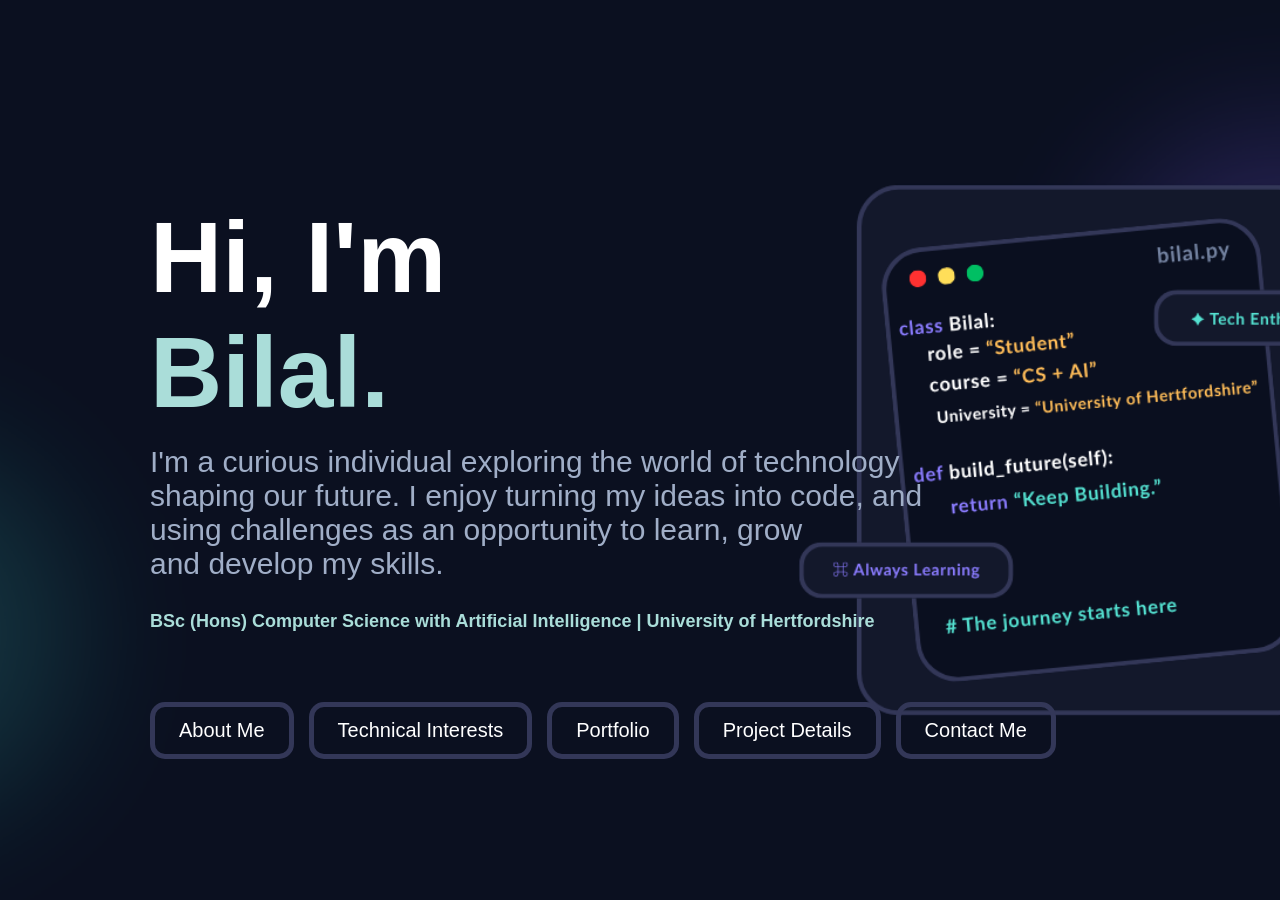
<file: index.html>
<!DOCTYPE html>
<html lang="en">
<head>

    <meta charset="UTF-8">
    <meta name="viewport" content="width=device-width, initial-scale=1.0">
    <link rel="stylesheet" href="style.css">

    <title> Bilal | Portfolio </title>

</head>
<body class="home">
    
    <main>

        <h1> Hi, I'm <span class="myName"> Bilal. </span></h1>

        <p>

            I'm a curious individual exploring the world of technology <br> shaping our future. 
            I enjoy turning my ideas into code, 
            and <br> using challenges as an opportunity to learn, grow <br> and develop my skills.
        
        </p>
    
        <h2> BSc (Hons) Computer Science with Artificial Intelligence | University of Hertfordshire </h2>
    
        <nav class="buttons" aria-label="Main navigation">

            <a href="about.html"> About Me </a>
            <a href="interests.html"> Technical Interests </a>
            <a href="portfolio.html"> Portfolio </a>
            <a href="projectDetails.html"> Project Details </a>
            <a href="contact.html"> Contact Me </a>

        </nav>

    </main>

</body>
</html>
</file>
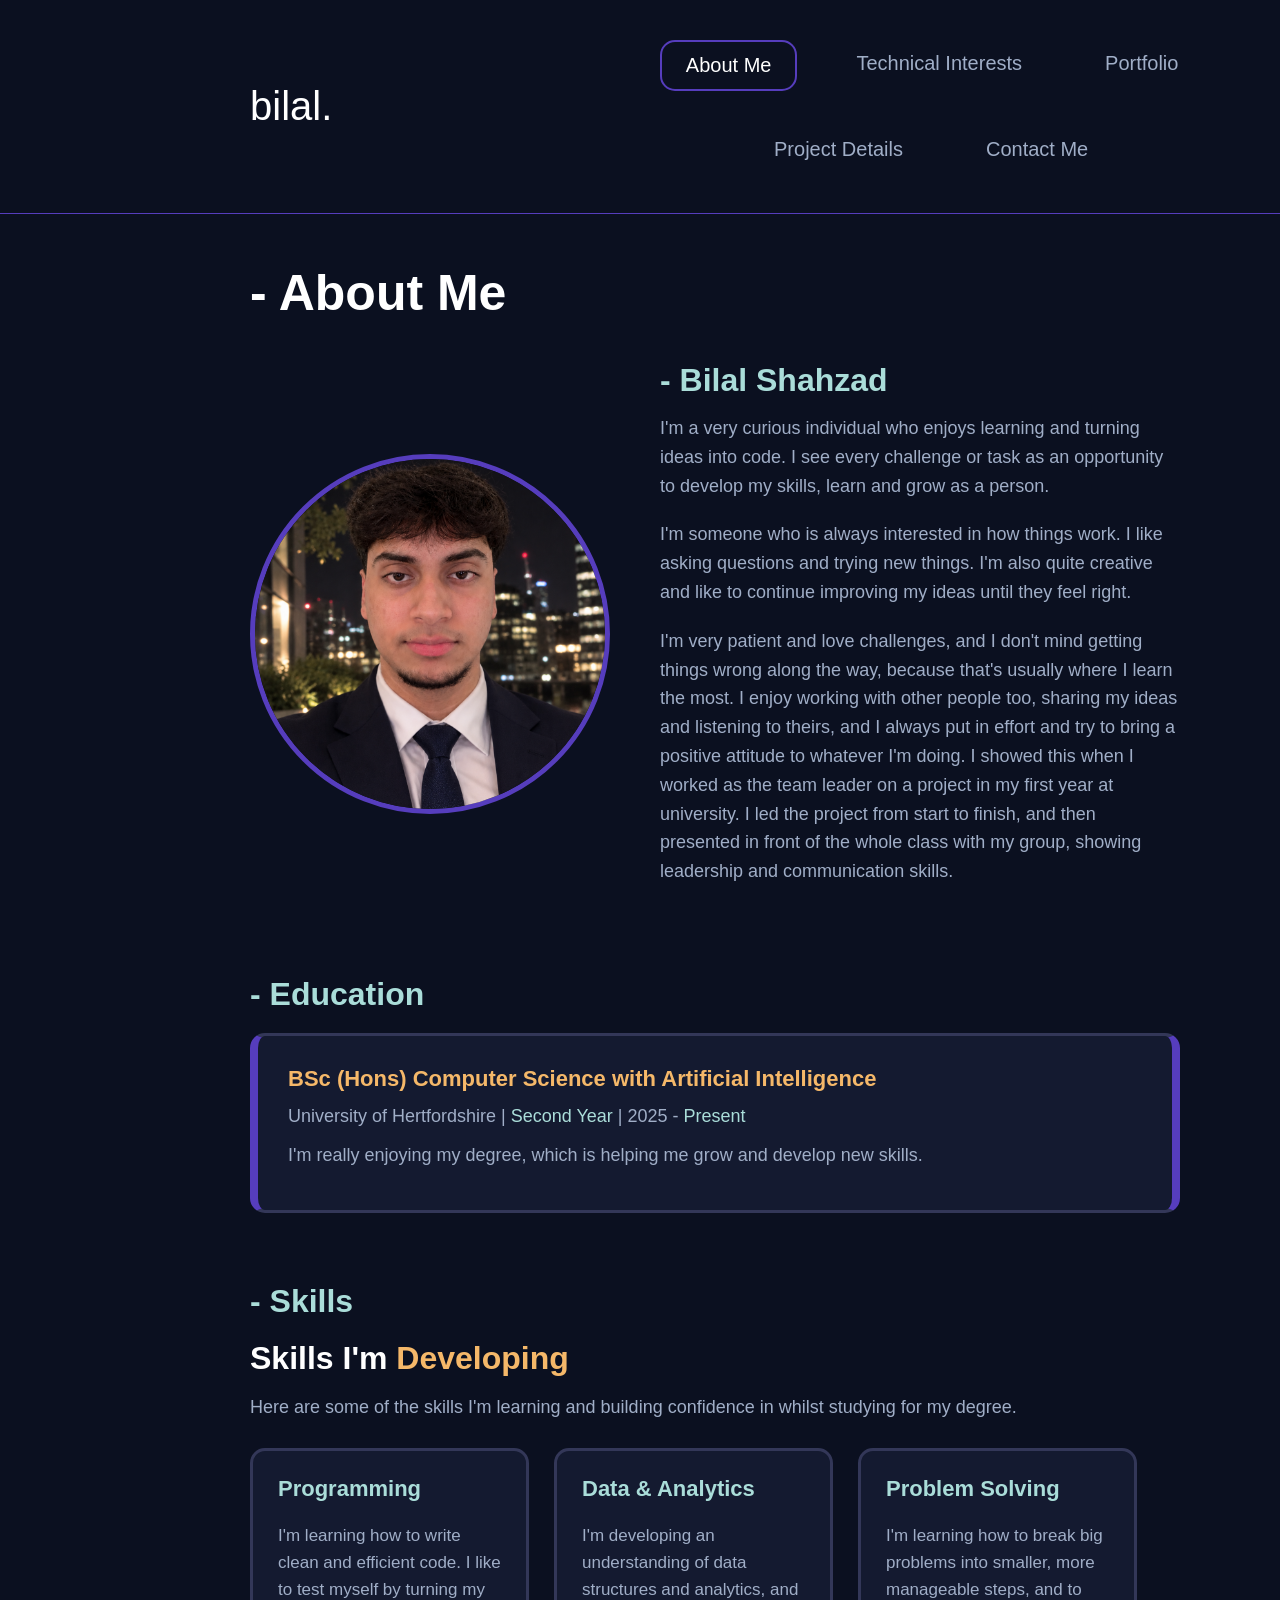
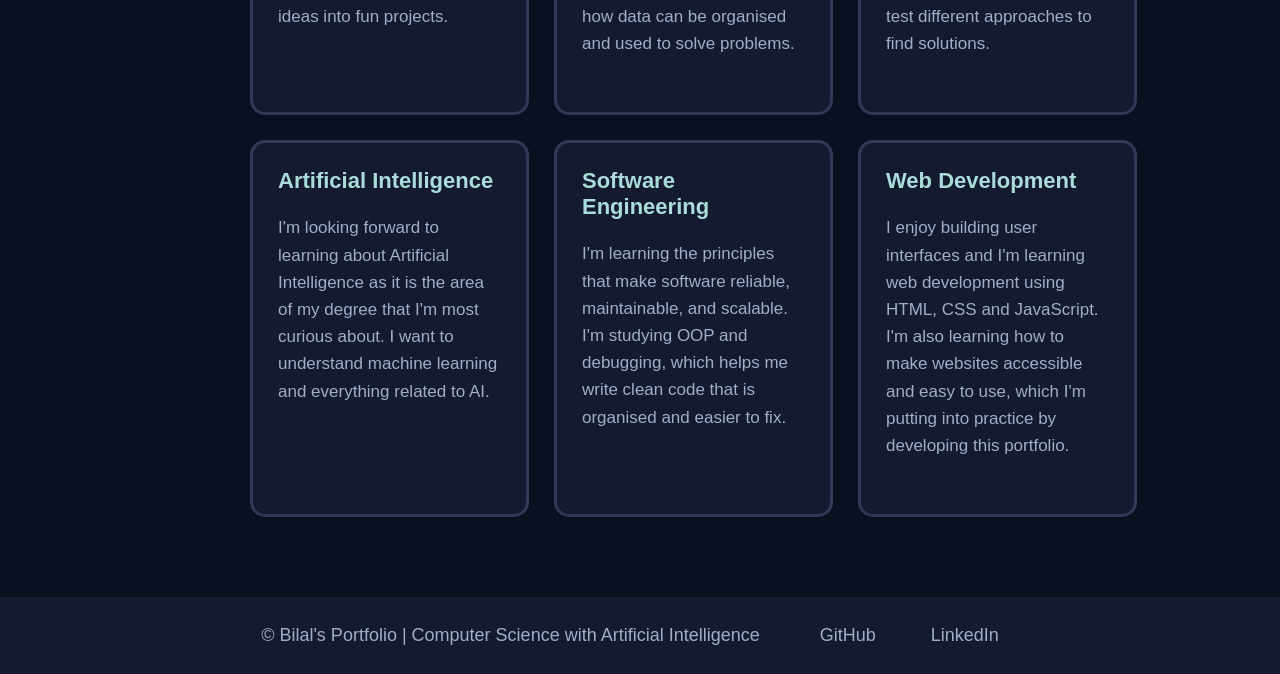
<file: about.html>
<!DOCTYPE html>
<html lang="en">
<head>

    <meta charset="UTF-8">
    <meta name="viewport" content="width=device-width, initial-scale=1.0">
    <link rel="stylesheet" href="style.css">

    <title> Bilal | About Me </title>

</head>
<body class="about">

    <header>

        <a class="myLogo" href="index.html" aria-label="Home"> bilal. </a>

        <nav class="buttons" aria-label="Main navigation">

            <a href="about.html" class="currentPage" aria-current="page"> About Me </a>
            <a href="interests.html"> Technical Interests </a>
            <a href="portfolio.html"> Portfolio </a>
            <a href="projectDetails.html"> Project Details </a>
            <a href="contact.html"> Contact Me </a>

        </nav>

    </header>

    <main>

        <h1> - About Me </h1>

        <div class="intro">

            <img class="myPortrait" src="Images/myPortrait.png" aria-label="Bilal's Portrait">

            <div class="myIntroduction">

                <h2> - Bilal Shahzad </h2>

                <p> 
                    
                    I'm a very curious individual who enjoys learning and turning ideas into code. 
                    I see every challenge or task as an opportunity to develop my skills, learn and grow as a person.

                </p>

                <p> 
                    
                    I'm someone who is always interested in how things work. I like asking questions and trying new things. 
                    I'm also quite creative and like to continue improving my ideas until they feel right.

                </p>

                <p> 
                    
                    I'm very patient and love challenges, and I don't mind getting things wrong along the way, 
                    because that's usually where I learn the most. I enjoy working with other people too, sharing my ideas and listening
                    to theirs, and I always put in effort and try to bring a positive attitude to whatever I'm doing. 
                    I showed this when I worked as the team leader on a project in my first year at university. I led the project from start to finish,
                    and then presented in front of the whole class with my group, showing leadership and communication skills.

                </p>

            </div>

        </div>

        <div class="education">

            <h2> - Education </h2>

            <div class="myEducation">

                <h3> BSc (Hons) Computer Science with Artificial Intelligence </h3>
                <p> University of Hertfordshire | <span class="changeColour"> Second Year </span> | 2025 - <span class="changeColour"> Present </span></p>
                <p> I'm really enjoying my degree, which is helping me grow and develop new skills. </p>

            </div>

        </div>

        <div class="skills">

            <h2> - Skills </h2>
            <h3> Skills I'm <span class="newColour"> Developing </span></h3>
            <p> Here are some of the skills I'm learning and building confidence in whilst studying for my degree. </p>

            <div class="mySkills">

                <div class="skillSection">

                    <h3> Programming </h3>
                    <p> 

                        I'm learning how to write clean and efficient code. 
                        I like to test myself by turning my ideas into fun projects. 

                    </p>

                </div>

                <div class="skillSection">

                    <h3> Data & Analytics </h3>
                    <p> 

                        I'm developing an understanding of data structures and analytics, 
                        and how data can be organised and used to solve problems. 

                    </p>

                </div>

                <div class="skillSection">

                    <h3> Problem Solving </h3>
                    <p> 
                        
                        I'm learning how to break big problems into smaller, more manageable steps, 
                        and to test different approaches to find solutions. 
                    
                    </p>

                </div>

                <div class="skillSection">

                    <h3> Artificial Intelligence </h3>
                    <p> 
                        
                        I'm looking forward to learning about Artificial Intelligence as it is the
                        area of my degree that I'm most curious about. I want to understand
                        machine learning and everything related to AI.

                    </p>

                </div>

                <div class="skillSection">

                    <h3> Software Engineering </h3>
                    <p> 
                        
                        I'm learning the principles that make software reliable, maintainable,
                        and scalable. I'm studying OOP and debugging, which helps me write clean
                        code that is organised and easier to fix.
                    
                    </p>

                </div>

                <div class="skillSection">

                    <h3> Web Development </h3>
                    <p> 
                        
                        I enjoy building user interfaces and I'm learning web development 
                        using HTML, CSS and JavaScript.
                        I'm also learning how to make websites accessible and easy to use, 
                        which I'm putting into practice by developing this portfolio.
                    
                    </p>

                </div>

            </div>

        </div>

    </main>

    <footer>

        <p> &copy; Bilal's Portfolio | Computer Science with Artificial Intelligence </p>
        
        <div class="findMeOn">

            <a href="https://github.com/bilalshazz" target="_blank"> GitHub </a>
            <a href="https://linkedin.com/in/bilalshazz" target="_blank"> LinkedIn </a>

        </div>

    </footer>
    
</body>
</html>
</file>
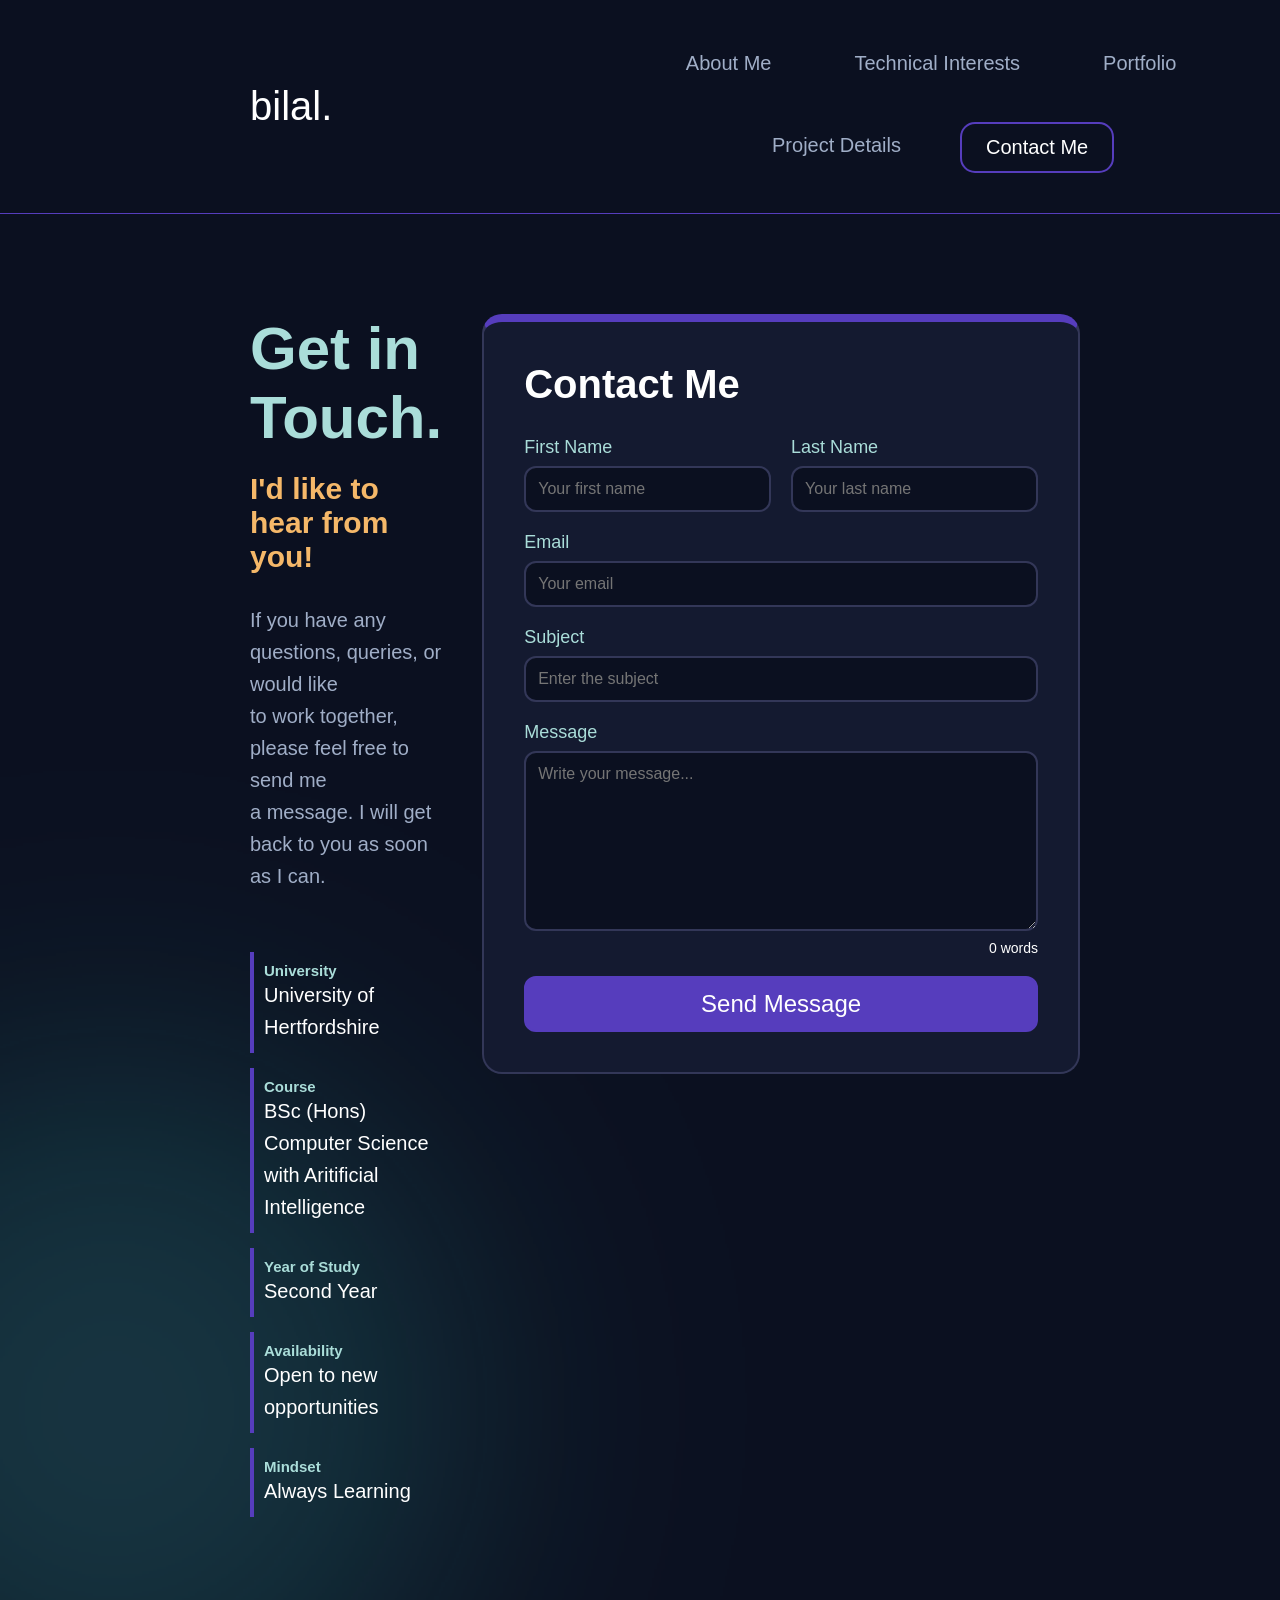
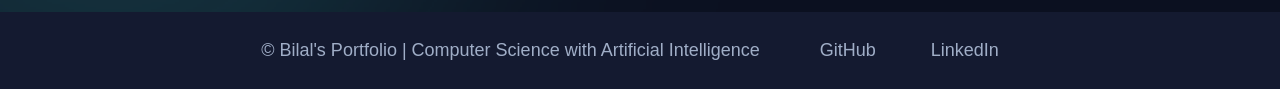
<file: contact.html>
<!DOCTYPE html>
<html lang="en">
<head>

    <meta charset="UTF-8">
    <meta name="viewport" content="width=device-width, initial-scale=1.0">
    <link rel="stylesheet" href="style.css">

    <title> Bilal | Contact Me </title>

</head>
<body class="contact">

    <header>

        <a class="myLogo" href="index.html" aria-label="Home"> bilal. </a>

        <nav class="buttons" aria-label="Main navigation">

            <a href="about.html"> About Me </a>
            <a href="interests.html"> Technical Interests </a>
            <a href="portfolio.html"> Portfolio </a>
            <a href="projectDetails.html"> Project Details </a>
            <a href="contact.html" class="currentPage"> Contact Me </a>

        </nav>

    </header>

    <main>

        <div class="contactPage">

            <h1> Get in Touch. </h1>
            <h2> I'd like to hear from you! </h2>
            <p> 
                
                If you have any questions, queries, or would like <br> to work together,
                please feel free to send me <br> a message. I will get back to you as soon as I can. 

            </p>
            
            <ul class="content">

                <li>

                    <h2> University </h2>
                    <p> University of Hertfordshire </p>

                </li>

                <li>

                    <h2> Course </h2>
                    <p> BSc (Hons) Computer Science with Aritificial Intelligence </p>

                </li>

                <li>

                    <h2> Year of Study </h2>
                    <p> Second Year </p>

                </li>

                <li>

                    <h2> Availability </h2>
                    <p> Open to new opportunities </p>

                </li>

                <li>

                    <h2> Mindset </h2>
                    <p> Always Learning </p>

                </li>

            </ul>

        </div>

        <div class="contactForm">

            <h2> Contact Me </h2>

            <form id="contactForm">

                <div class="entryFields">

                    <div class="firstAndLastNameFields">

                        <div class="field">

                            <label for="firstName"> First Name </label>
                            <input type="text" id="firstName" name="firstName" placeholder="Your first name" required>

                        </div>

                        <div class="field">

                            <label for="lastName"> Last Name </label>
                            <input type="text" id="lastName" name="lastName" placeholder="Your last name" required>

                        </div>

                    </div>

                    <div class="field">

                        <label for="email"> Email </label>
                        <input type="email" id="email" name="email" placeholder="Your email" required>

                    </div>

                    <div class="field">

                        <label for="subject"> Subject </label>
                        <input type="text" id="subject" name="subject" placeholder="Enter the subject" required>

                    </div>

                    <div class="field">

                        <label for="message"> Message </label>
                        <textarea id="message" name="message" placeholder="Write your message..." required></textarea>

                        <p id="wordCount"> 0 words </p>

                    </div>
                    
                    <button type="submit"> Send Message </button>

                </div>

            </form>

        </div>
        
    </main>

    <footer>

        <p> &copy; Bilal's Portfolio | Computer Science with Artificial Intelligence </p>
        
        <div class="findMeOn">

            <a href="https://github.com/bilalshazz" target="_blank"> GitHub </a>
            <a href="https://linkedin.com/in/bilalshazz" target="_blank"> LinkedIn </a>

        </div>

    </footer>

    <script src="script.js"></script>
    
</body>
</html>
</file>
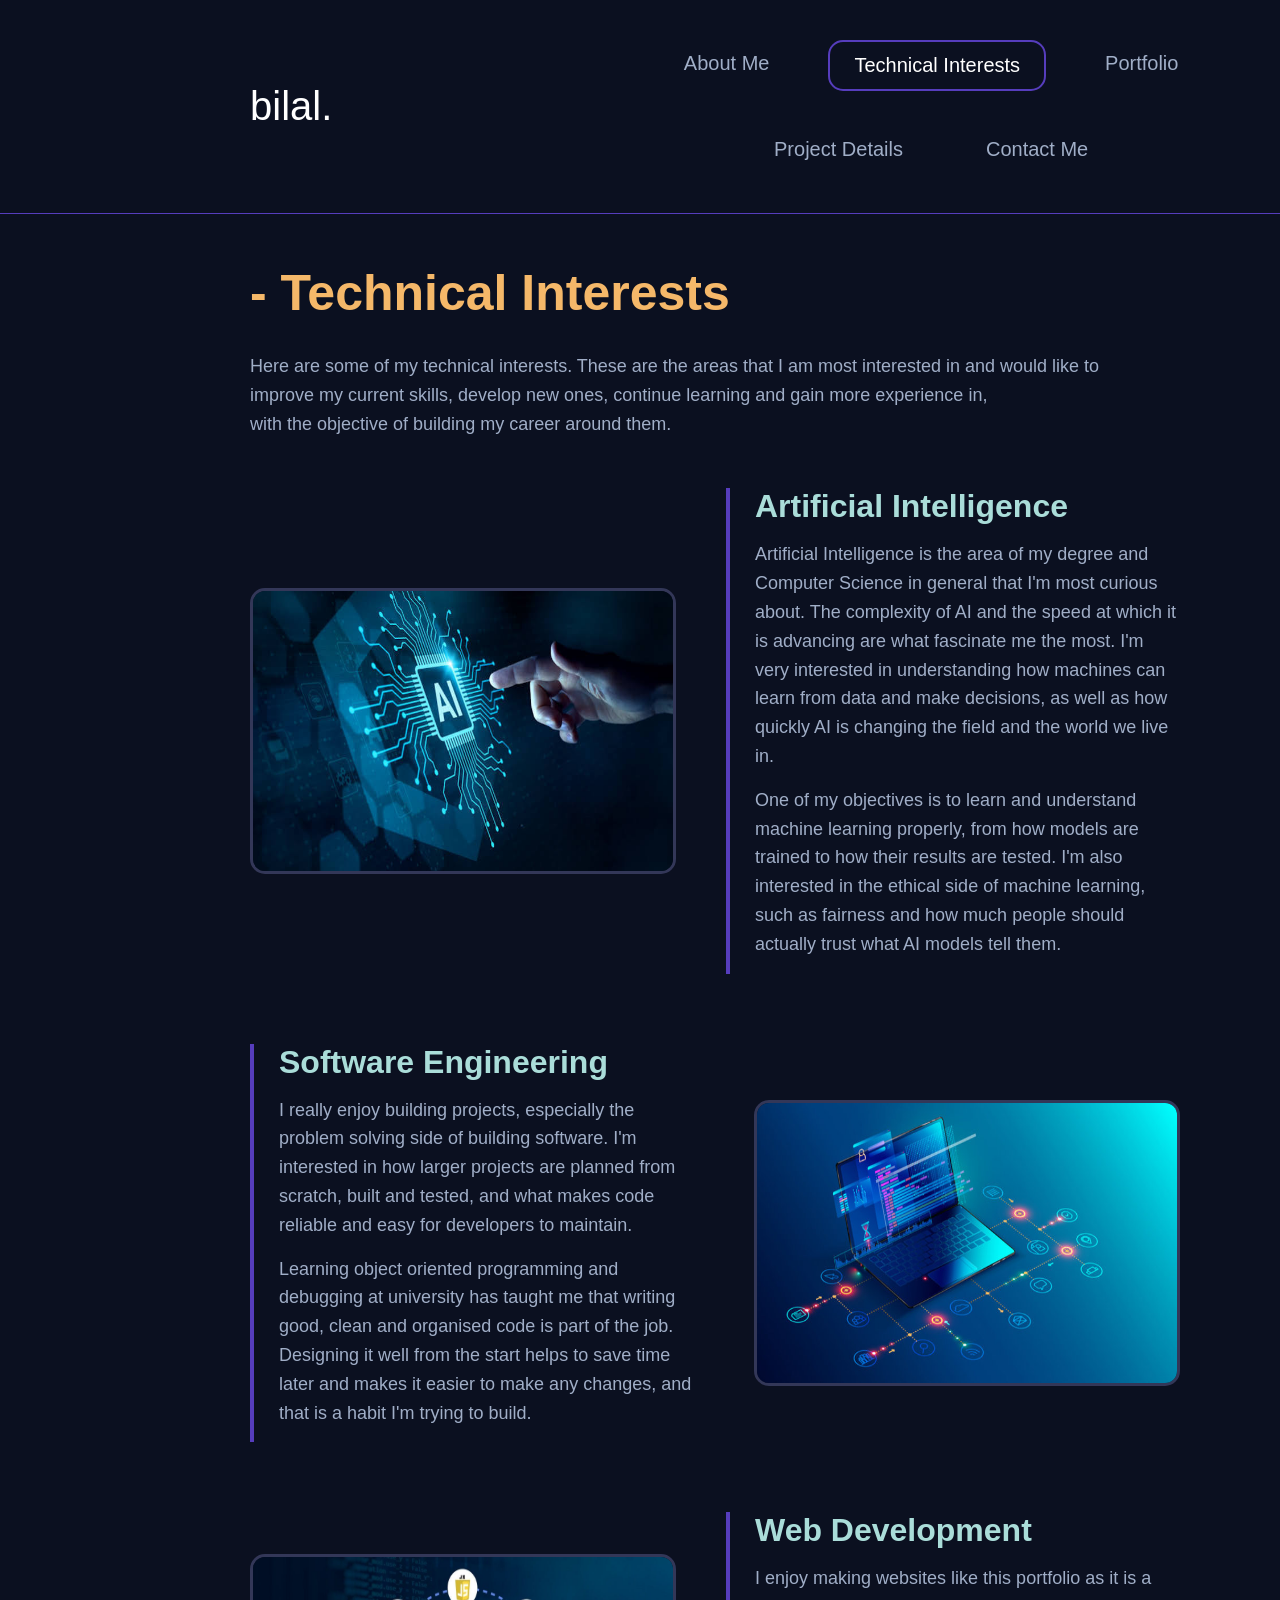
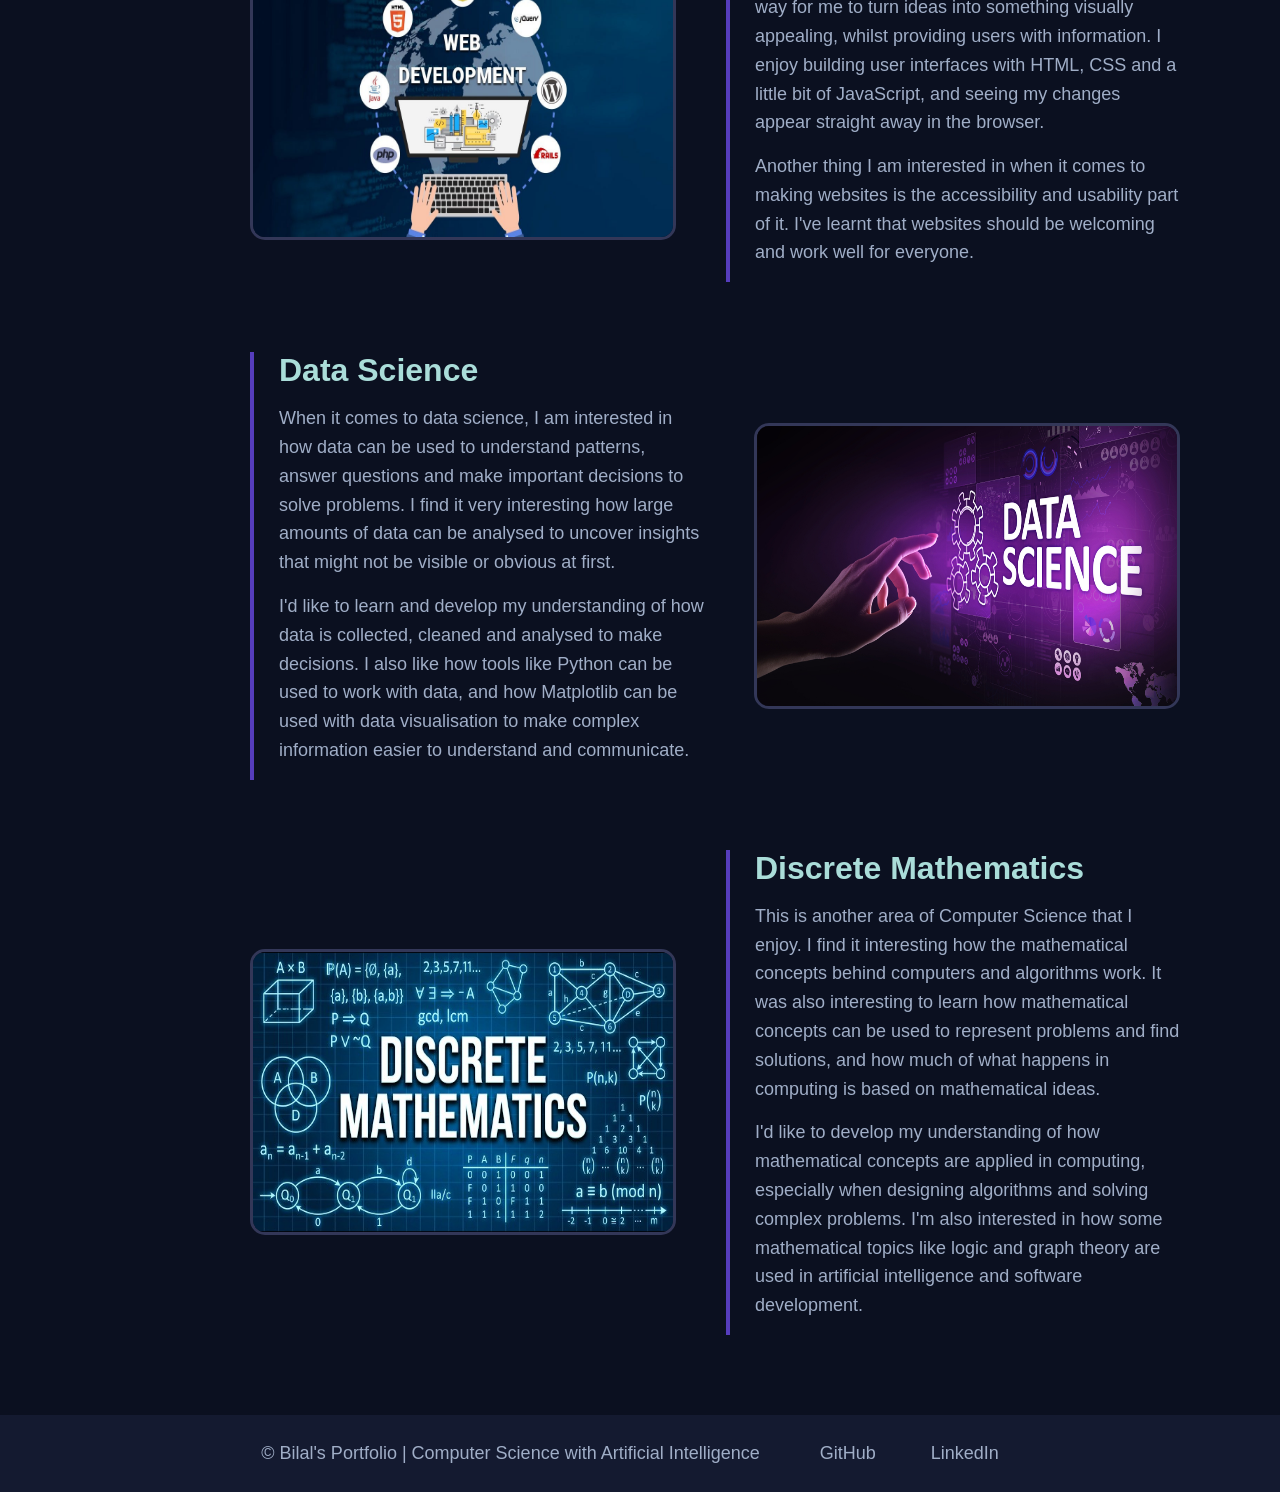
<file: interests.html>
<!DOCTYPE html>
<html lang="en">
<head>

    <meta charset="UTF-8">
    <meta name="viewport" content="width=device-width, initial-scale=1.0">
    <link rel="stylesheet" href="style.css">

    <title> Bilal | Technical Interests </title>

</head>
<body class="interests">

    <header>

        <a class="myLogo" href="index.html" aria-label="Home"> bilal. </a>

        <nav class="buttons" aria-label="Main navigation">

            <a href="about.html"> About Me </a>
            <a href="interests.html" class="currentPage"> Technical Interests </a>
            <a href="portfolio.html"> Portfolio </a>
            <a href="projectDetails.html"> Project Details </a>
            <a href="contact.html"> Contact Me </a>

        </nav>

    </header>

    <main>

        <h1> - Technical Interests </h1>

        <p class="introductionToTechInterests"> 
            
            Here are some of my technical interests. These are the areas that I am most
            interested in and would like to <br> improve my current skills, develop new ones,
            continue learning and gain more experience in, <br> with the objective of building my 
            career around them. 
        
        </p>

        <div class="interestList">

            <div class="techInterests">

                <img class="interestImages" src="Images/interestAI.jpeg" alt="Hand reaching towards an artificial intelligence chip surrounded by glowing blue circuits">
                
                <div class="interestDescriptions">

                    <h2> Artificial Intelligence </h2>

                    <p>

                        Artificial Intelligence is the area of my degree and Computer Science in 
                        general that I'm most curious about. The complexity of AI and the speed 
                        at which it is advancing are what fascinate me the most. I'm very interested 
                        in understanding how machines can learn from data and make decisions, as well as 
                        how quickly AI is changing the field and the world we live in.

                    </p>

                    <p>

                        One of my objectives is to learn and understand machine learning properly, 
                        from how models are trained to how their results are tested. I'm also interested in 
                        the ethical side of machine learning, such as fairness and how much people should actually
                        trust what AI models tell them.

                    </p>

                </div>

            </div>

            <div class="techInterests">

                <img class="interestImages" src="Images/interestSoftDev.jpg" alt="Computer surrounded by icons">
                
                <div class="interestDescriptions">

                    <h2> Software Engineering </h2>

                    <p>

                        I really enjoy building projects, especially the problem solving side of 
                        building software. I'm interested in how larger projects are planned from 
                        scratch, built and tested, and what makes code reliable and easy for 
                        developers to maintain. 

                    </p>

                    <p>

                        Learning object oriented programming and debugging at university has 
                        taught me that writing good, clean and organised code is part of the job. 
                        Designing it well from the start helps to save time later and makes it easier 
                        to make any changes, and that is a habit I'm trying to build.

                    </p>

                </div>

            </div>

            <div class="techInterests">

                <img class="interestImages" src="Images/interestWebDev.jpg" alt="Computer surrounded by icons of tools used in web development">
                
                <div class="interestDescriptions">

                    <h2> Web Development </h2>

                    <p>

                        I enjoy making websites like this portfolio as it is a way for me to turn ideas 
                        into something visually appealing, whilst providing users with information. I enjoy 
                        building user interfaces with HTML, CSS and a little bit of JavaScript, and seeing 
                        my changes appear straight away in the browser. 

                    </p>

                    <p>

                        Another thing I am interested in when it comes to making websites is the accessibility and 
                        usability part of it. I've learnt that websites should be welcoming and work well for everyone.

                    </p>

                </div>

            </div>

            <div class="techInterests">

                <img class="interestImages" src="Images/interestDataScience.jpg" alt="Data Science written in the middle with a hand pointing at it">
                
                <div class="interestDescriptions">

                    <h2> Data Science </h2>

                    <p>

                        When it comes to data science, I am interested in how data can be used to
                        understand patterns, answer questions and make important decisions to solve 
                        problems. I find it very interesting how large amounts of data can 
                        be analysed to uncover insights that might not be visible or obvious at first. 

                    </p>

                    <p>

                        I'd like to learn and develop my understanding of how data is collected, cleaned 
                        and analysed to make decisions. I also like how tools like Python can be used 
                        to work with data, and how Matplotlib can be used with data visualisation to 
                        make complex information easier to understand and communicate.

                    </p>

                </div>

            </div>

            <div class="techInterests">

                <img class="interestImages" src="Images/interestDiscMaths.png" alt="Discrete Mathematics written in the middle, surrounded by glowing blue topics and symbols">
                
                <div class="interestDescriptions">

                    <h2> Discrete Mathematics </h2>

                    <p>

                        This is another area of Computer Science that I enjoy. I find it interesting how the
                        mathematical concepts behind computers and algorithms work. It was also interesting 
                        to learn how mathematical concepts can be used to represent problems and find 
                        solutions, and how much of what happens in computing is based on mathematical ideas. 

                    </p>

                    <p>

                        I'd like to develop my understanding of how mathematical concepts are applied 
                        in computing, especially when designing algorithms and solving complex problems. 
                        I'm also interested in how some mathematical topics like logic and graph theory 
                        are used in artificial intelligence and software development. 

                    </p>

                </div>

            </div>
            

        </div>

    </main>

    <footer>

        <p> &copy; Bilal's Portfolio | Computer Science with Artificial Intelligence </p>
        
        <div class="findMeOn">

            <a href="https://github.com/bilalshazz" target="_blank"> GitHub </a>
            <a href="https://linkedin.com/in/bilalshazz" target="_blank"> LinkedIn </a>

        </div>

    </footer>
    
</body>
</html>
</file>
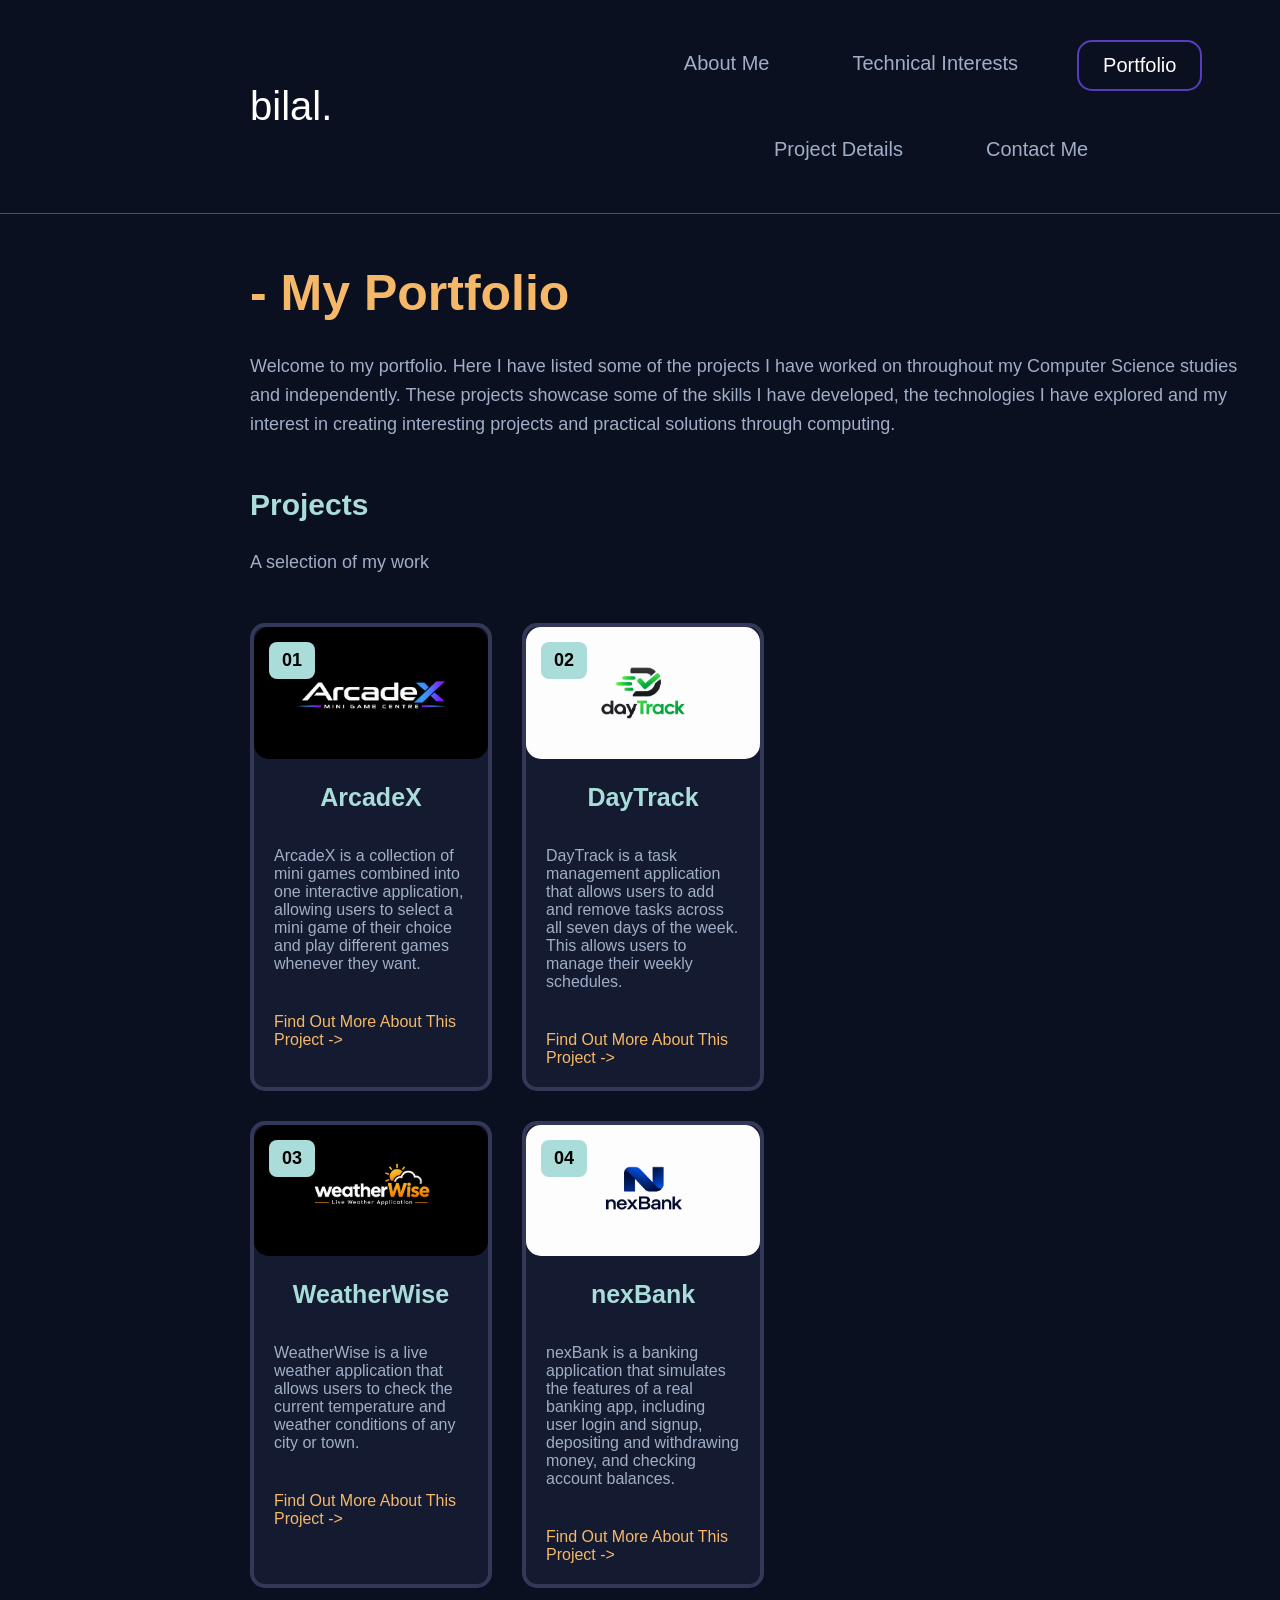
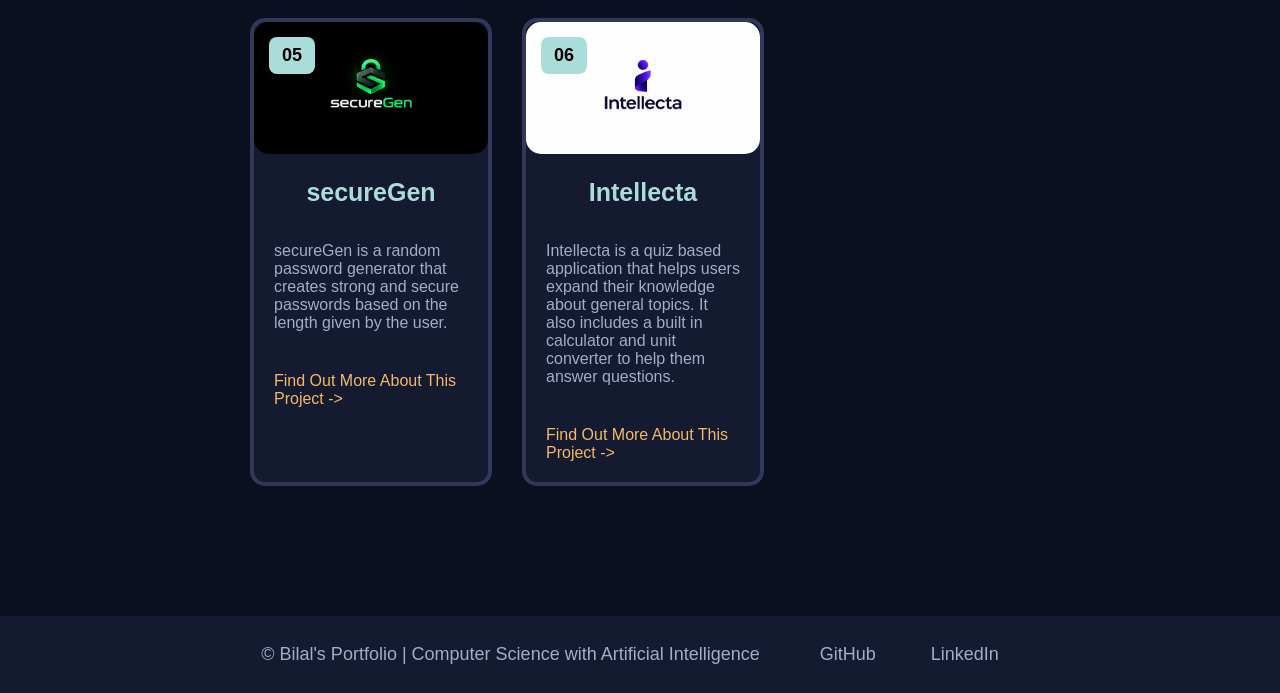
<file: portfolio.html>
<!DOCTYPE html>
<html lang="en">
<head>

    <meta charset="UTF-8">
    <meta name="viewport" content="width=device-width, initial-scale=1.0">
    <link rel="stylesheet" href="style.css">

    <title> Bilal | Projects </title>

</head>
<body class="portfolio">

    <header>

        <a class="myLogo" href="index.html" aria-label="Home"> bilal. </a>

        <nav class="buttons" aria-label="Main navigation">

            <a href="about.html"> About Me </a>
            <a href="interests.html"> Technical Interests </a>
            <a href="portfolio.html" class="currentPage"> Portfolio </a>
            <a href="projectDetails.html"> Project Details </a>
            <a href="contact.html"> Contact Me </a>

        </nav>

    </header>

    <main>

        <div class="portfolioIntro">

            <h1> - My Portfolio </h1>

            <p class="portfolioDescription">

                Welcome to my portfolio. Here I have listed some of the projects I have worked on 
                throughout my Computer Science studies and independently. These projects showcase 
                some of the skills I have developed, the technologies I have explored and my 
                interest in creating interesting projects and practical solutions through computing. 

            </p>

            <h2> Projects </h2>

            <p> A selection of my work </p>

        </div>

        <div class="projectSection">

            <div class="projectCards">

                <div class="projectCard">

                    <div class="projectImages">

                        <img src="Images/arcadeX.png" alt="ArcadeX logo written in the middle">

                    </div>

                    <h2 class="projectNumber"> 01 </h2>

                    <h3> ArcadeX </h3>

                    <p> 
                    
                        ArcadeX is a collection of mini games combined into one interactive application, 
                        allowing users to select a mini game of their choice and play different games 
                        whenever they want.

                    </p>

                    <a href="projectDetails.html#ArcadeX"> Find Out More About This Project -> </a>

                </div>

                <div class="projectCard">

                    <div class="projectImages">

                        <img src="Images/dayTrack.png" alt="DayTrack logo written in the middle">

                    </div>

                    <h2 class="projectNumber"> 02 </h2>

                    <h3> DayTrack </h3>

                    <p> 
                    
                        DayTrack is a task management application that allows users to add and remove tasks 
                        across all seven days of the week. This allows users to manage their weekly 
                        schedules. 

                    </p>

                    <a href="projectDetails.html#DayTrack"> Find Out More About This Project -> </a>

                </div>

                <div class="projectCard">

                    <div class="projectImages">

                        <img src="Images/weatherWise.png" alt="WeatherWise logo written in the middle">

                    </div>

                    <h2 class="projectNumber"> 03 </h2>

                    <h3> WeatherWise </h3>

                    <p> 
                    
                        WeatherWise is a live weather application that allows users to check the current temperature 
                        and weather conditions of any city or town. 

                    </p>

                    <a href="projectDetails.html#WeatherWise"> Find Out More About This Project -> </a>

                </div>

                <div class="projectCard">

                    <div class="projectImages">

                        <img src="Images/nexBank.png" alt="nexBank logo written in the middle">

                    </div>

                    <h2 class="projectNumber"> 04 </h2>

                    <h3> nexBank </h3>

                    <p> 
                    
                        nexBank is a banking application that simulates the features of a real banking app, including  
                        user login and signup, depositing and withdrawing money, and checking account balances.

                    </p>

                    <a href="projectDetails.html#nexBank"> Find Out More About This Project -> </a>

                </div>

                <div class="projectCard">

                    <div class="projectImages">

                        <img src="Images/secureGen.png" alt="secureGen logo written in the middle">

                    </div>

                    <h2 class="projectNumber"> 05 </h2>

                    <h3> secureGen </h3>

                    <p> 
                    
                        secureGen is a random password generator that creates strong and secure 
                        passwords based on the length given by the user. 

                    </p>

                    <a href="projectDetails.html#secureGen"> Find Out More About This Project -> </a>

                </div>

                <div class="projectCard">

                    <div class="projectImages">

                        <img src="Images/intellecta.png" alt="Intellecta logo written in the middle">

                    </div>

                    <h2 class="projectNumber"> 06 </h2>

                    <h3> Intellecta </h3>

                    <p> 
                    
                        Intellecta is a quiz based application that helps users expand their knowledge 
                        about general topics. It also includes a built in calculator 
                        and unit converter to help them answer questions. 

                    </p>

                    <a href="projectDetails.html#intellecta"> Find Out More About This Project -> </a>

                </div>

            </div>

        </div>

    </main>

    <footer>

        <p> &copy; Bilal's Portfolio | Computer Science with Artificial Intelligence </p>
        
        <div class="findMeOn">

            <a href="https://github.com/bilalshazz" target="_blank"> GitHub </a>
            <a href="https://linkedin.com/in/bilalshazz" target="_blank"> LinkedIn </a>

        </div>

    </footer>
    
</body>
</html>
</file>
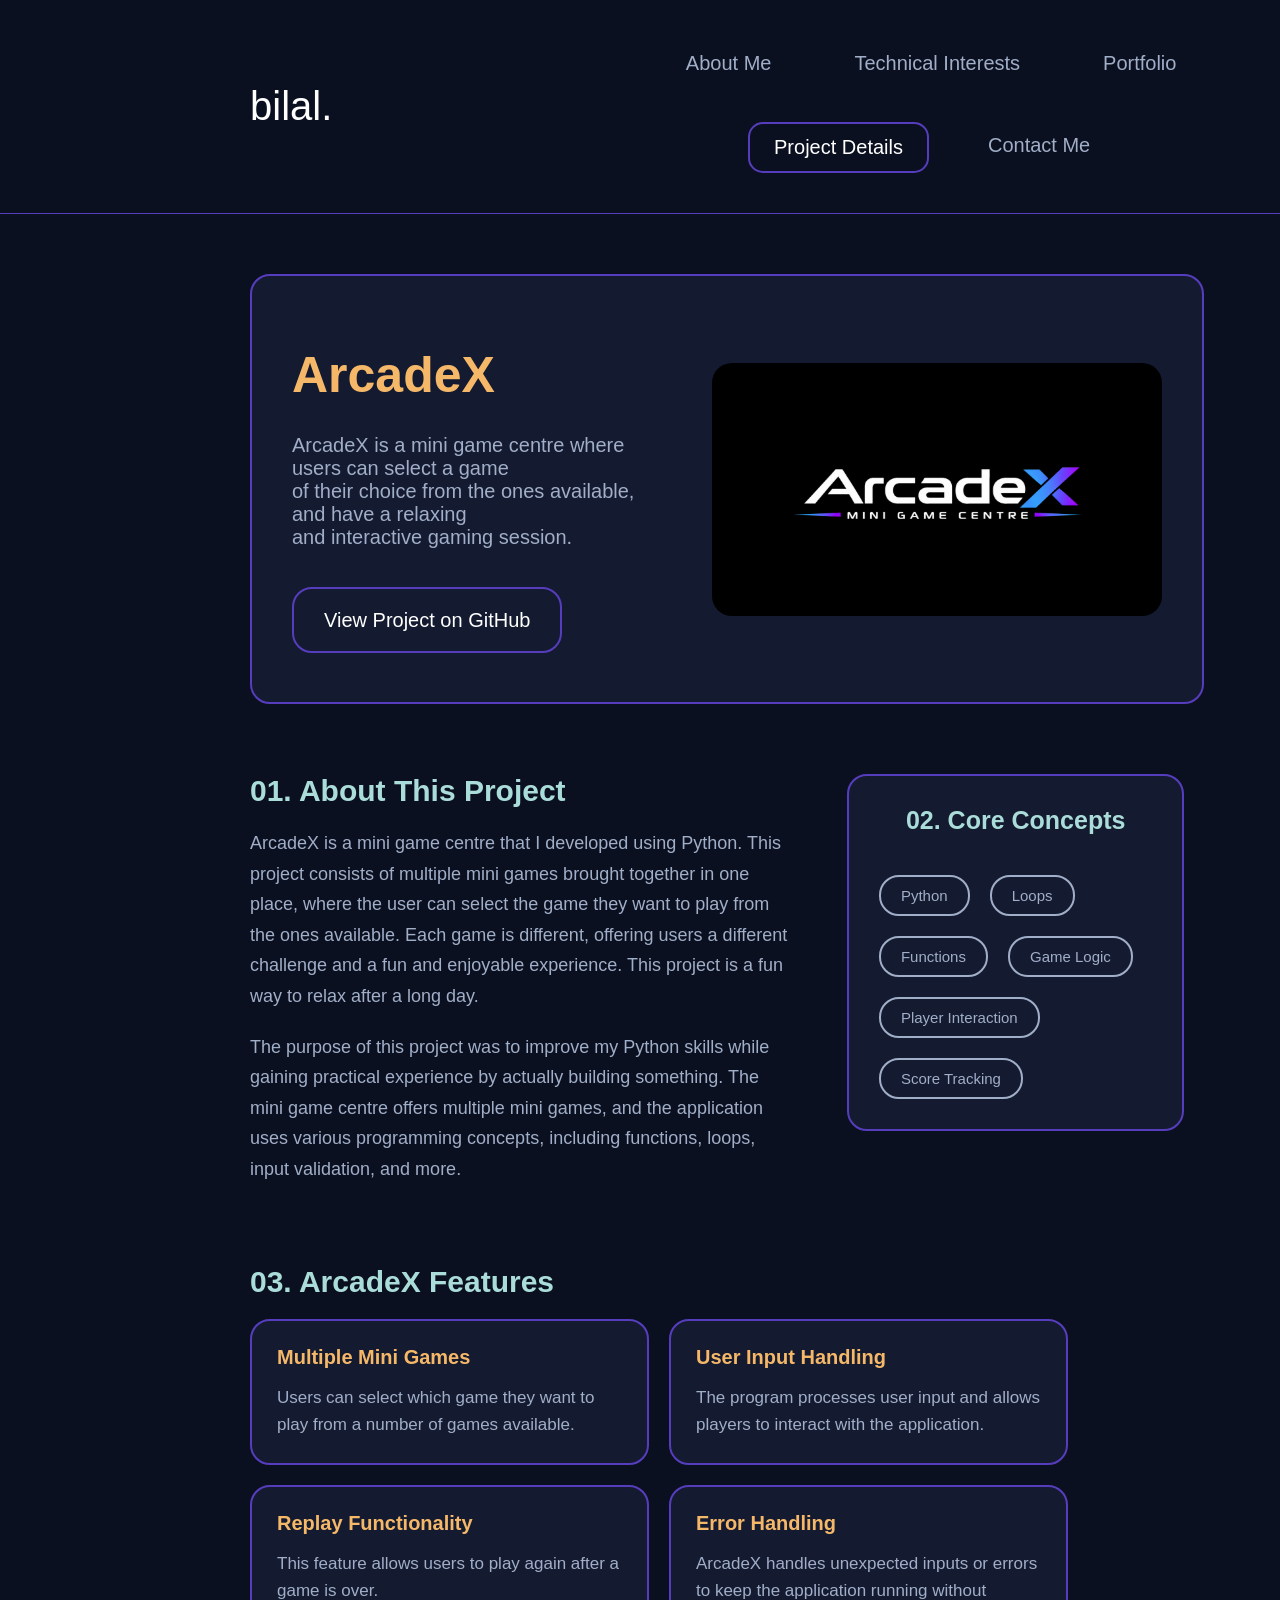
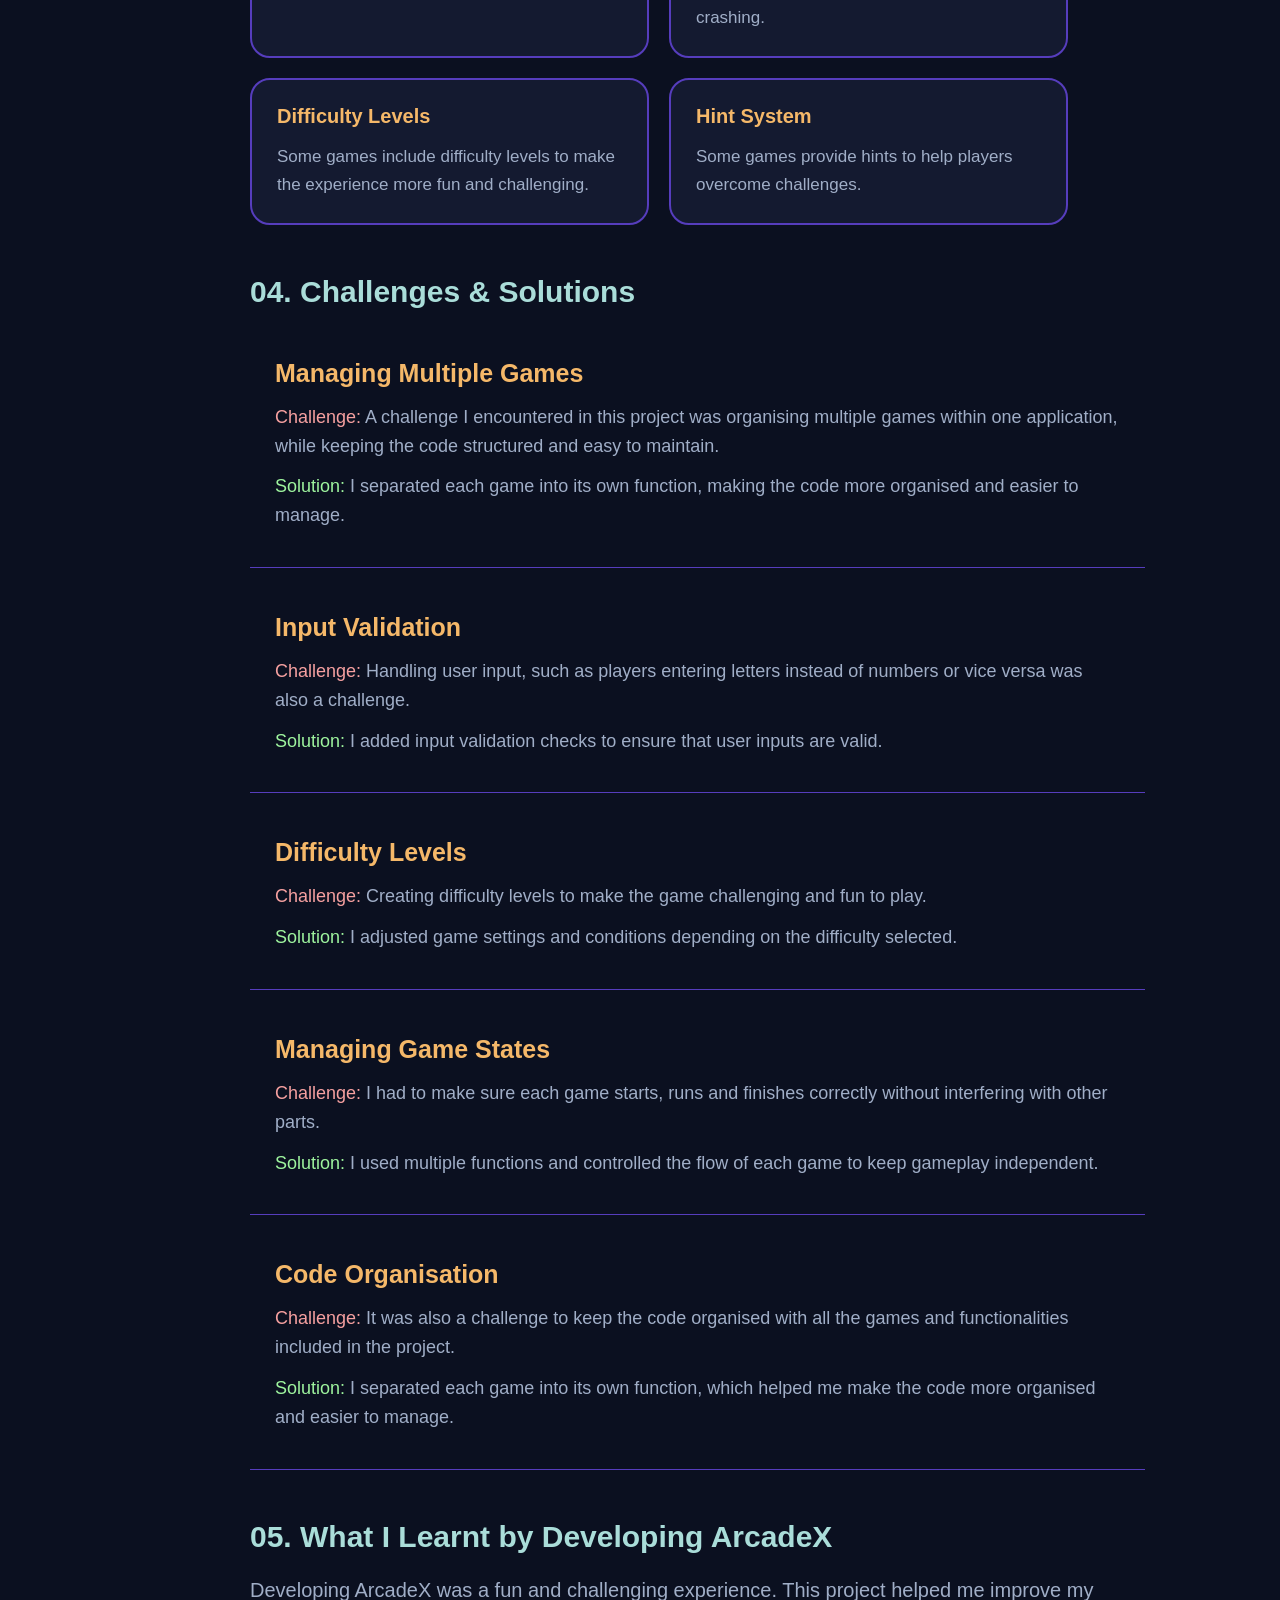
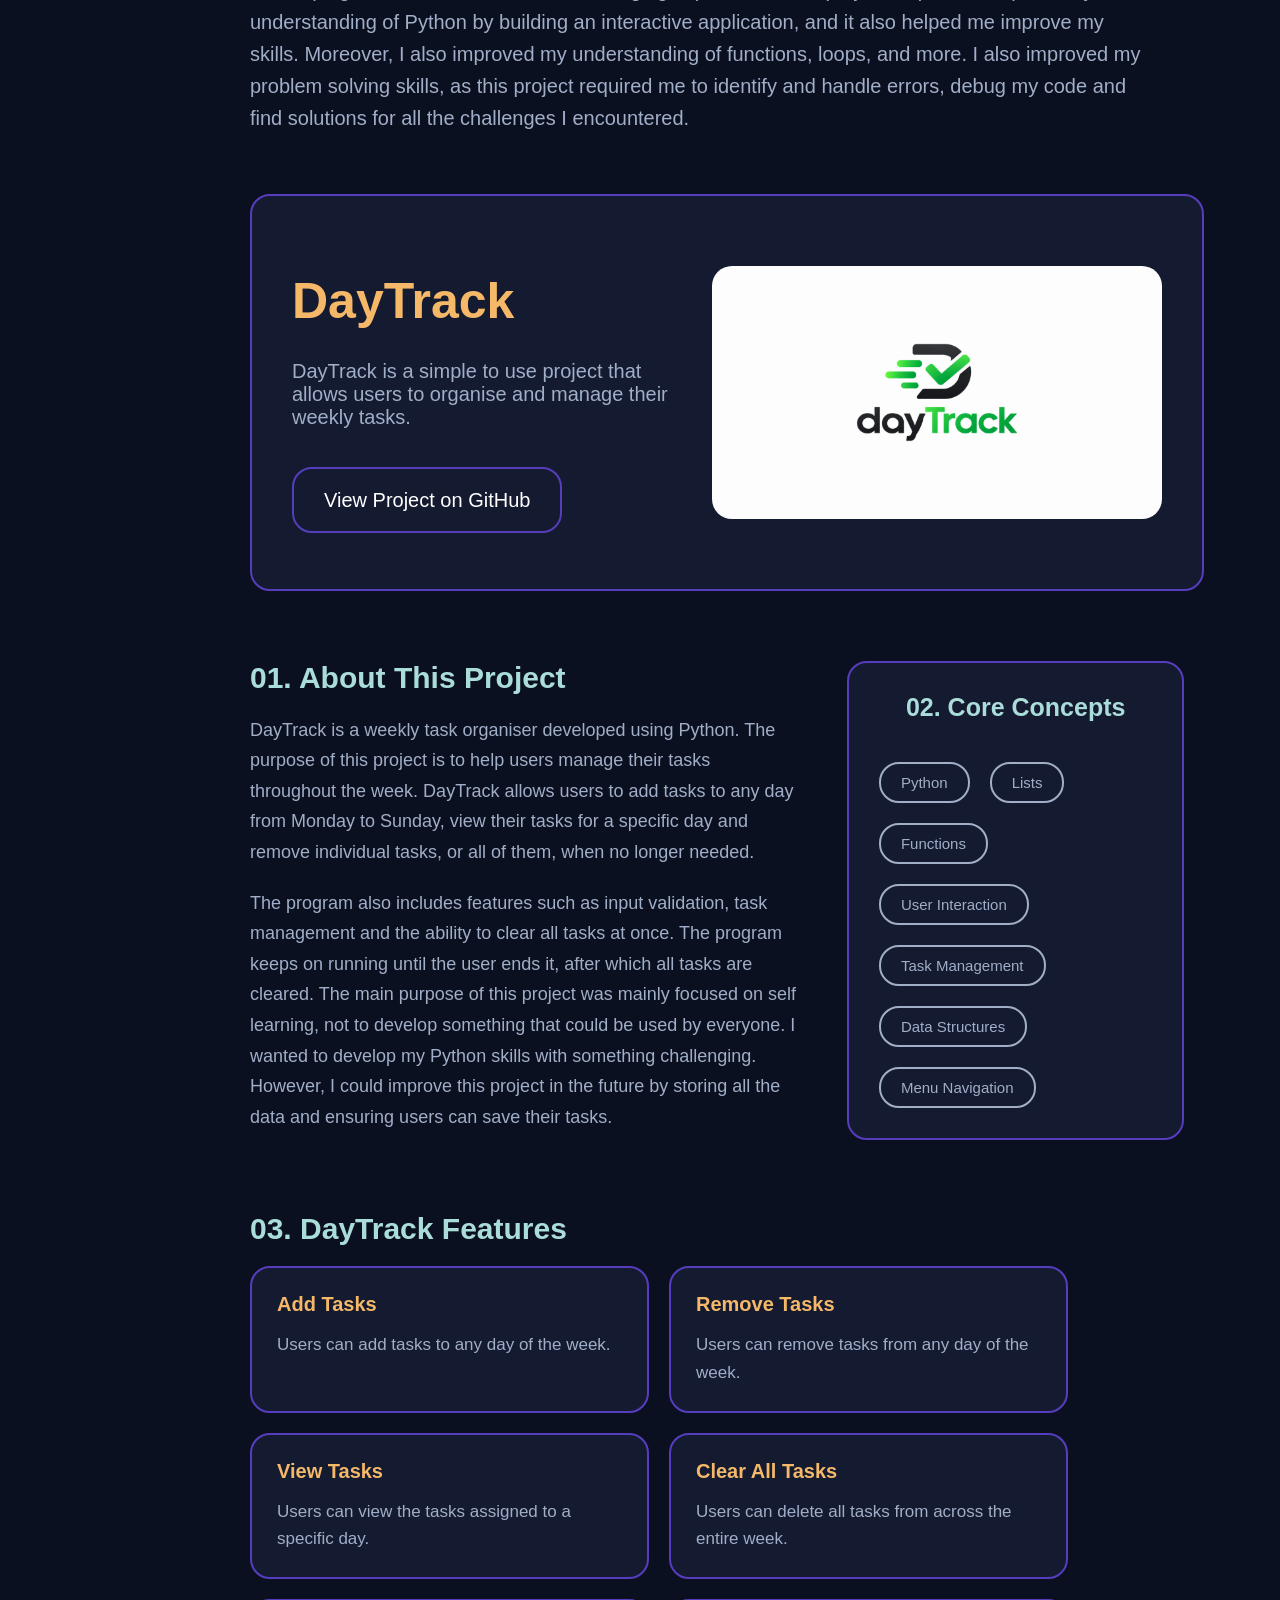
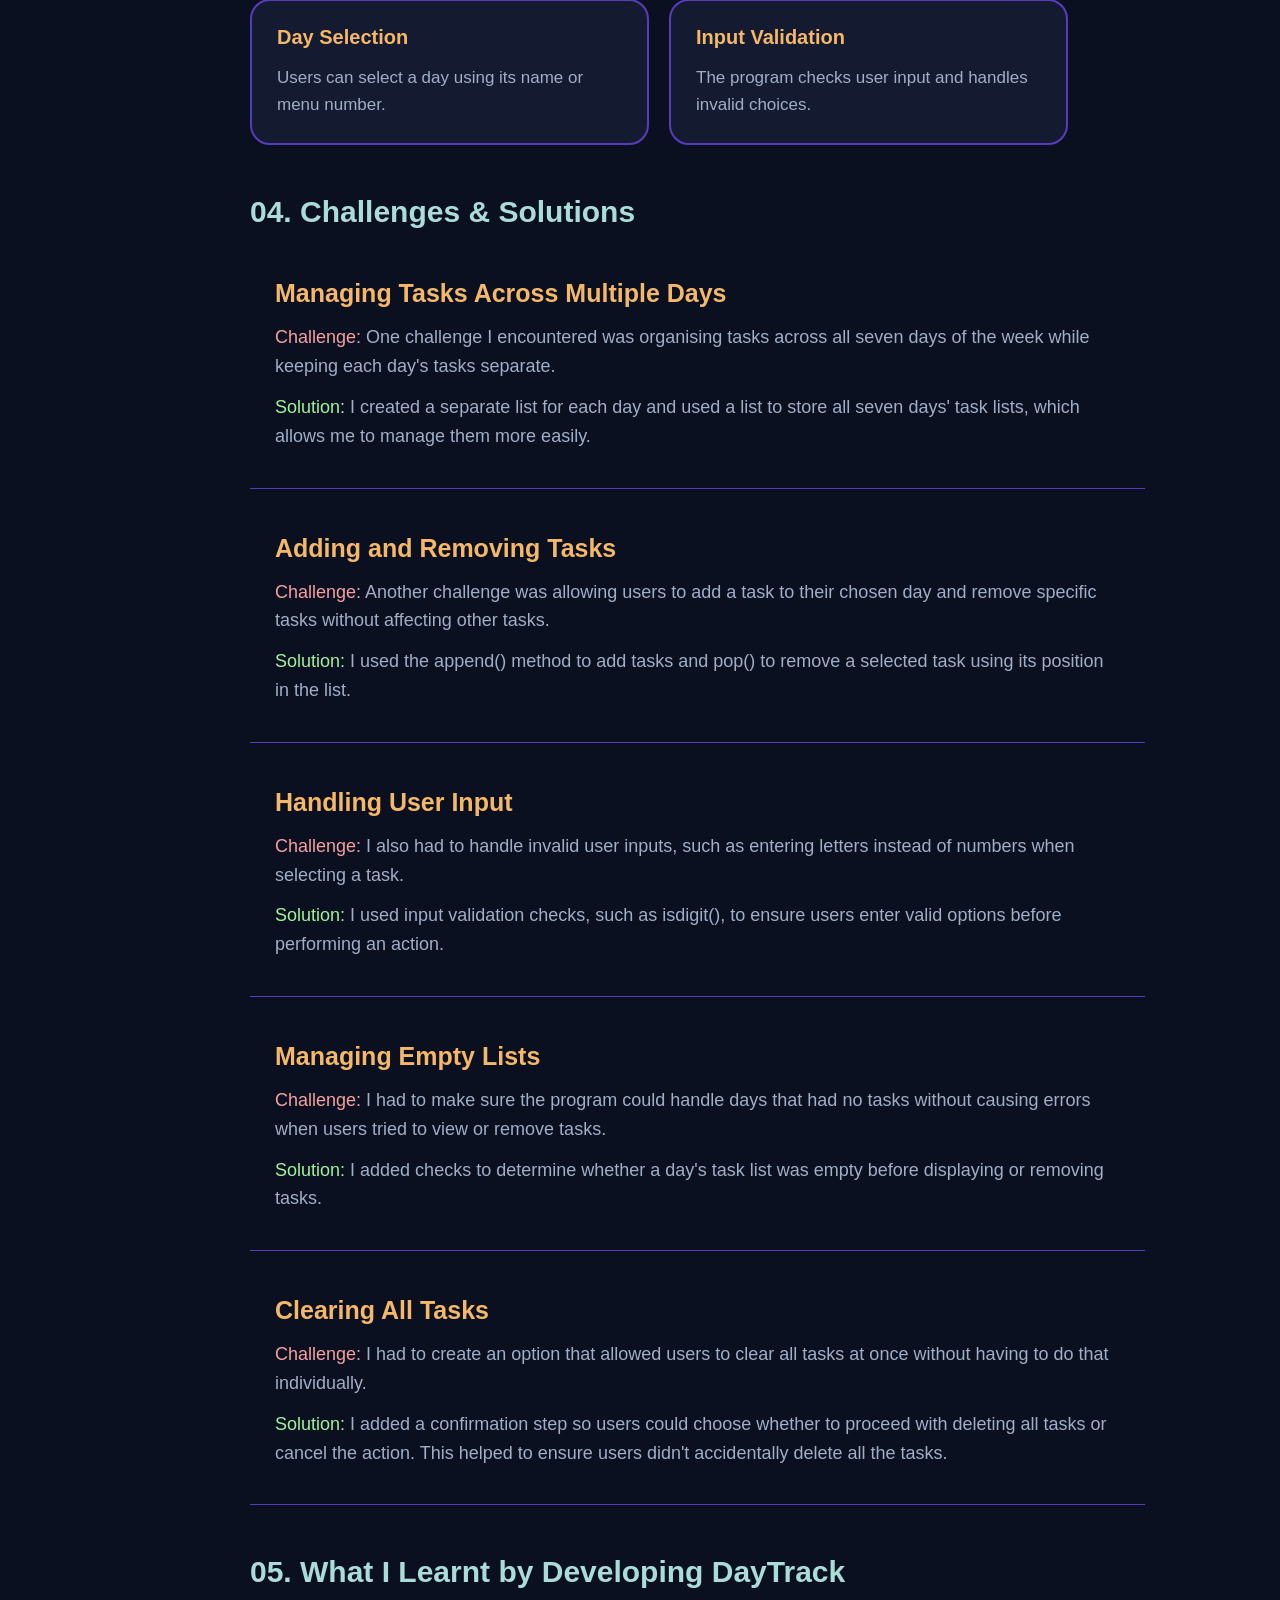
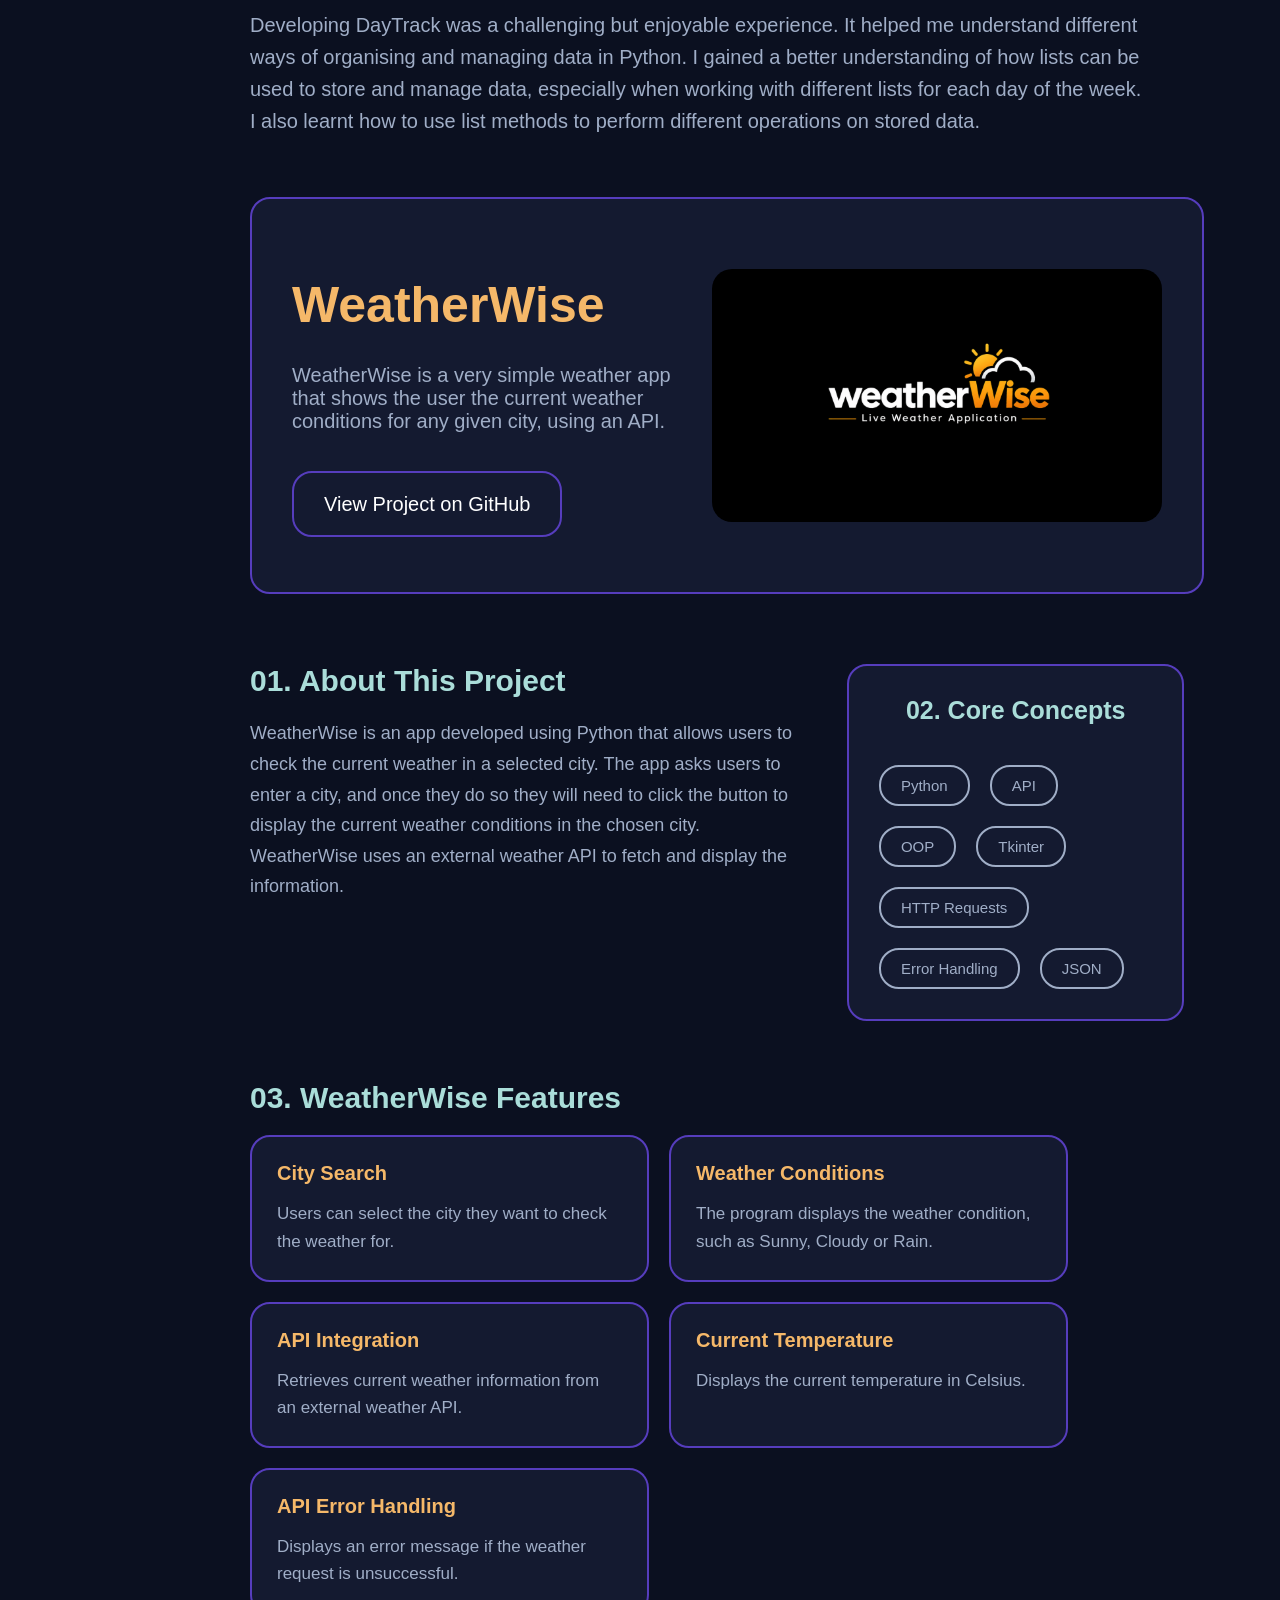
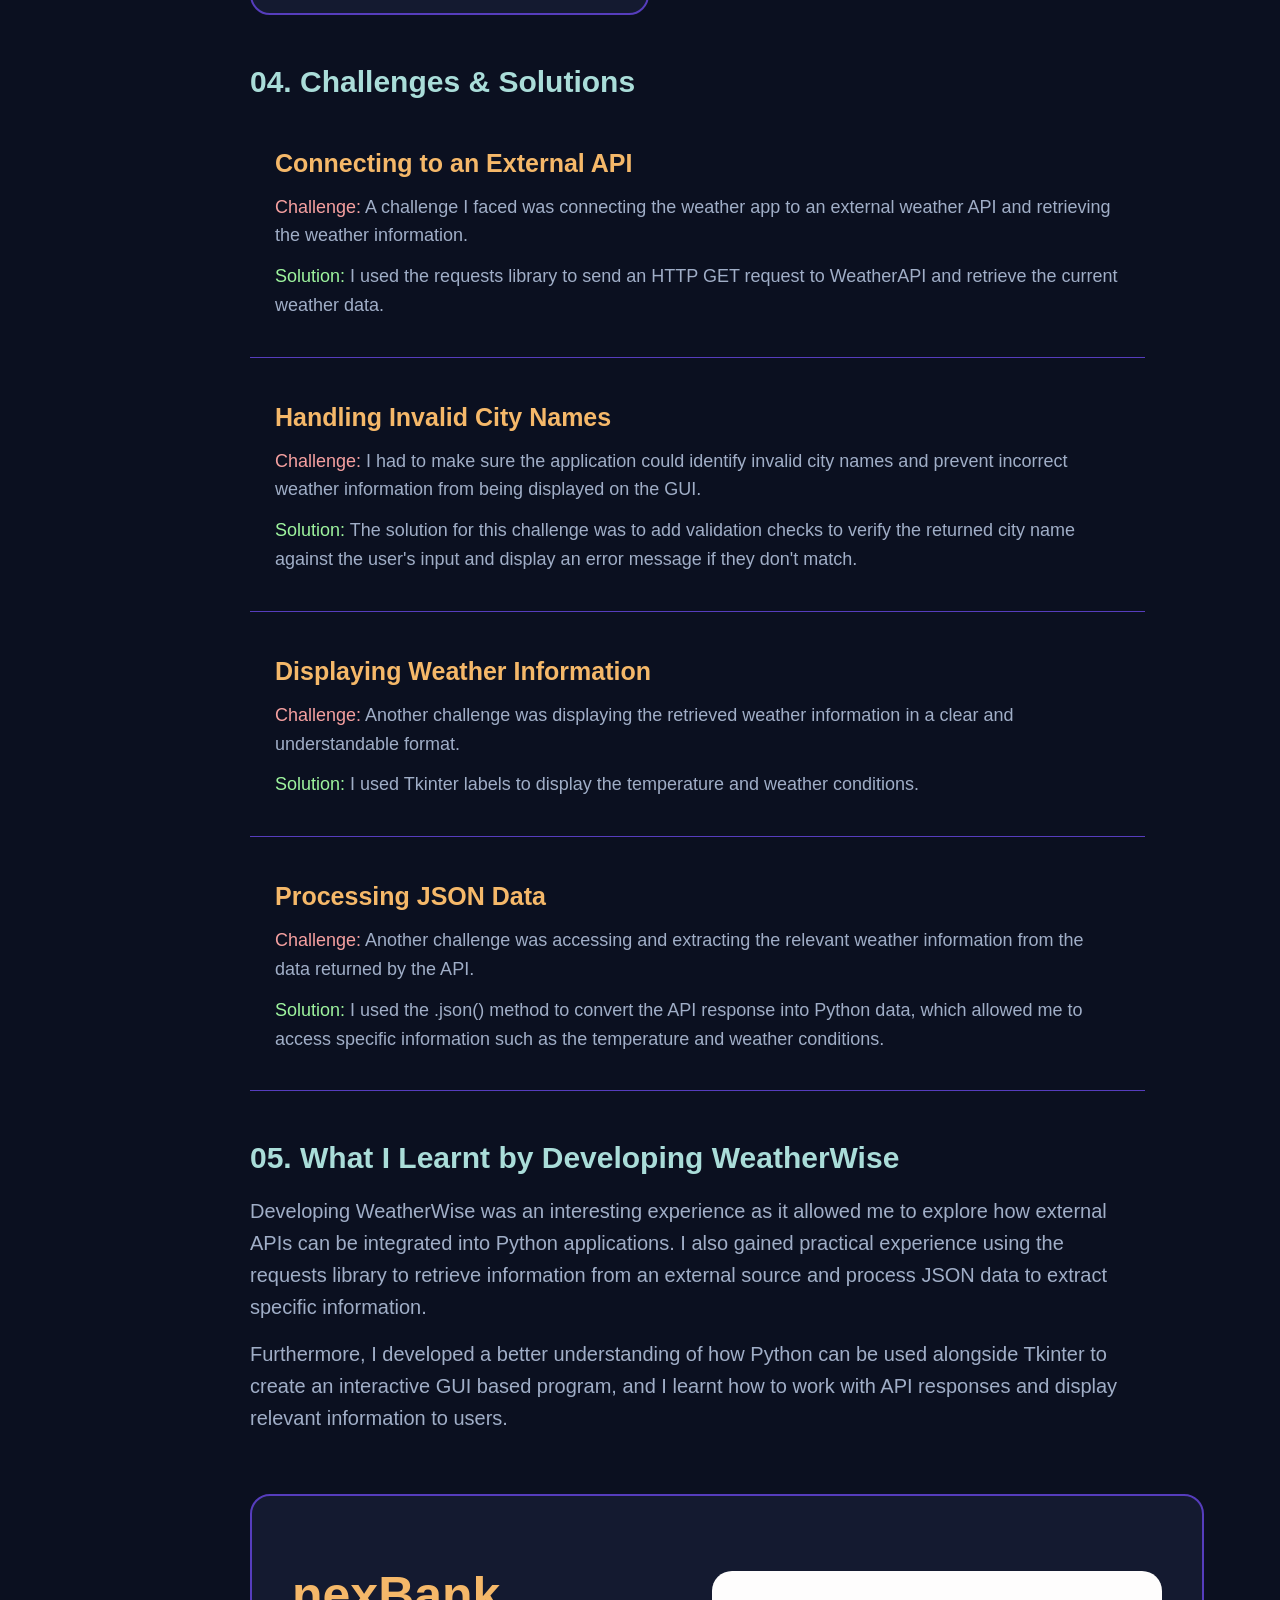
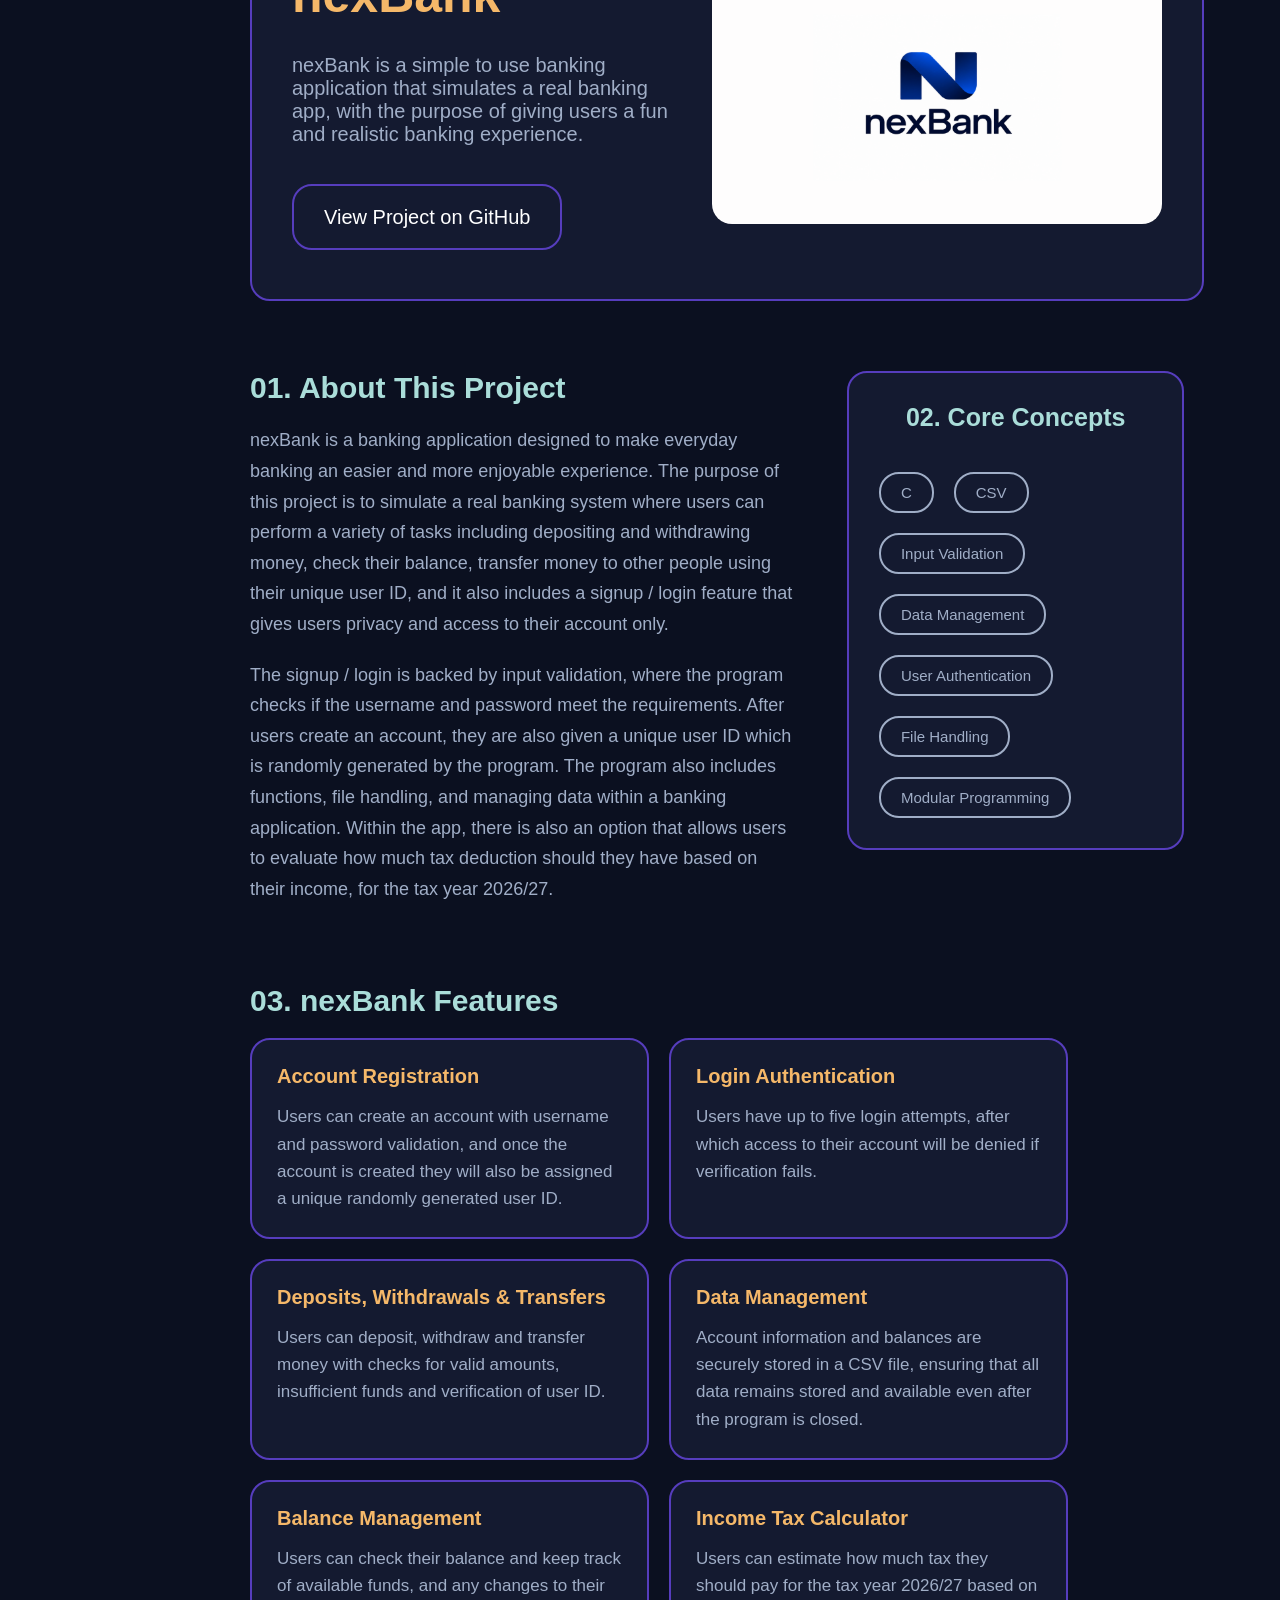
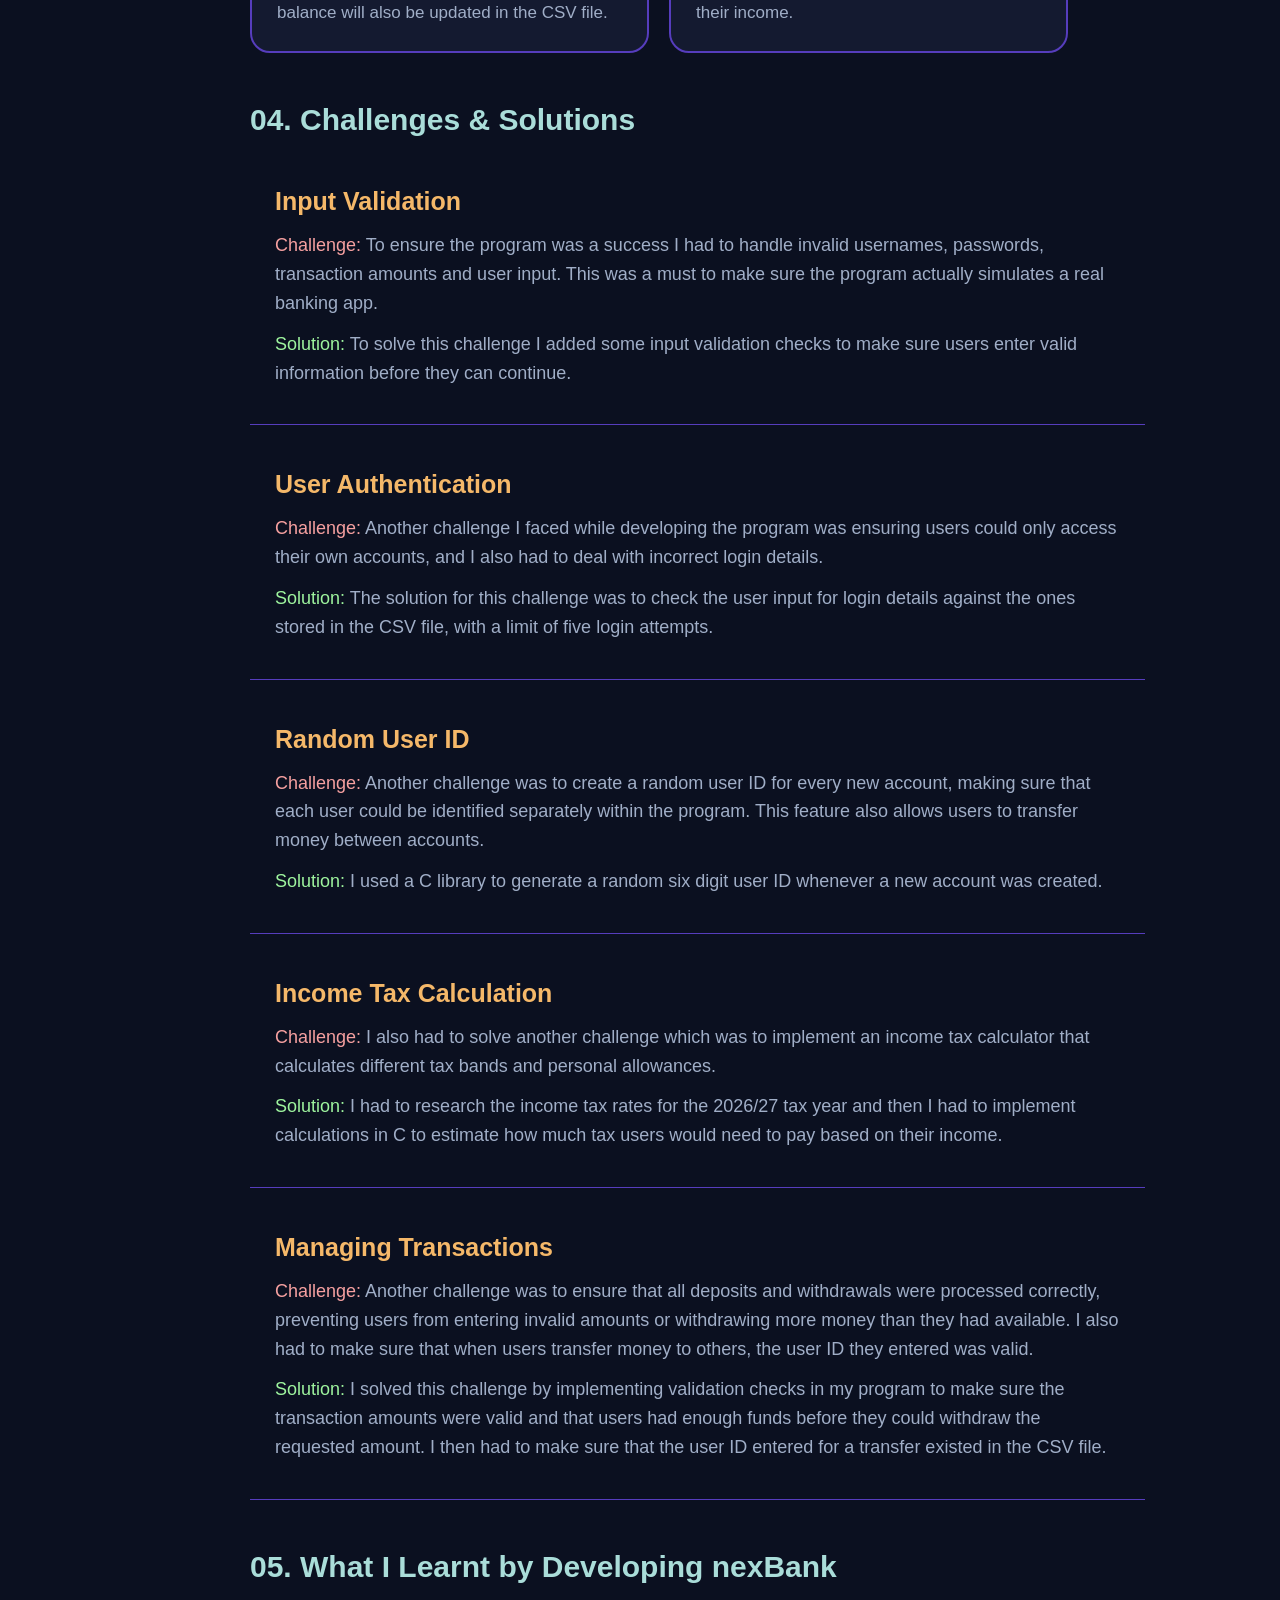
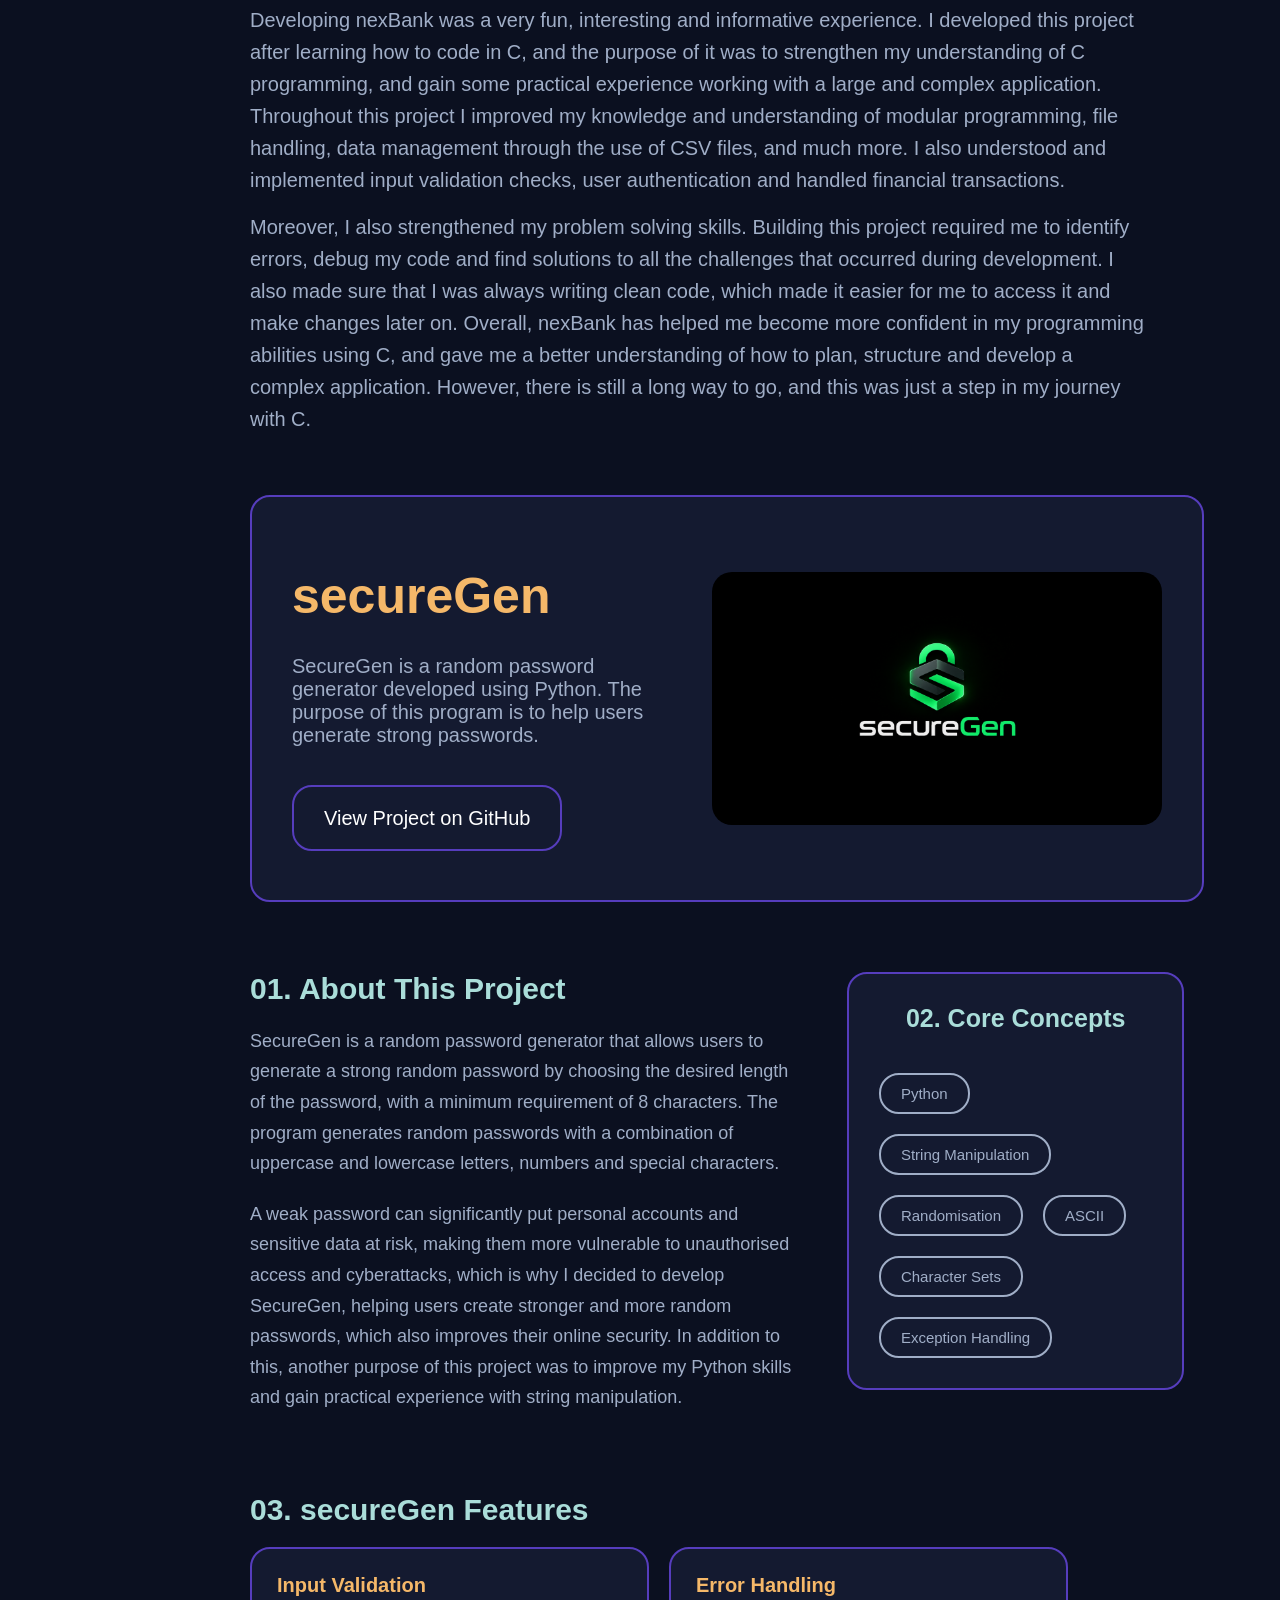
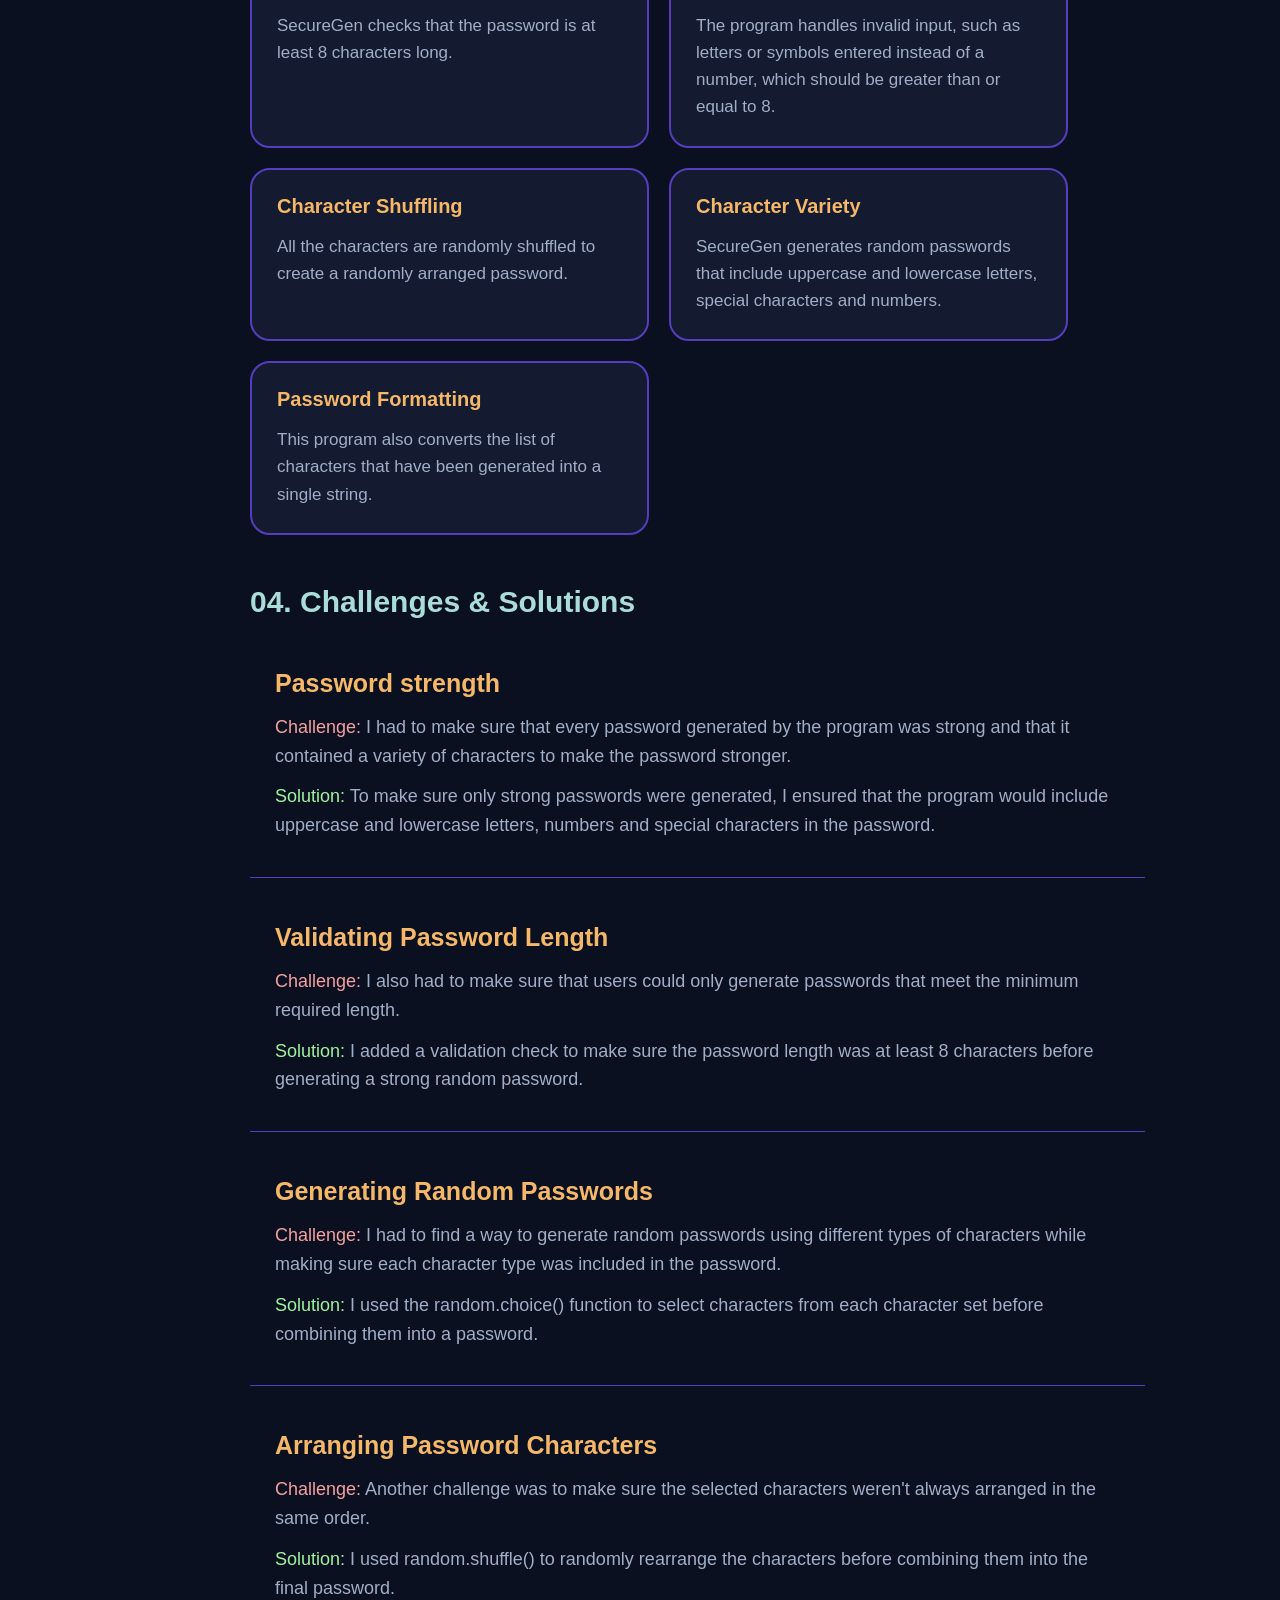
<file: projectDetails.html>
<!DOCTYPE html>
<html lang="en">
<head>

    <meta charset="UTF-8">
    <meta name="viewport" content="width=device-width, initial-scale=1.0">
    <link rel="stylesheet" href="style.css">

    <title> Bilal | Project Details </title>

</head>
<body class="projectDetails">

    <header>

        <a class="myLogo" href="index.html" aria-label="Home"> bilal. </a>

        <nav class="buttons" aria-label="Main navigation">

            <a href="about.html"> About Me </a>
            <a href="interests.html"> Technical Interests </a>
            <a href="portfolio.html"> Portfolio </a>
            <a href="projectDetails.html" class="currentPage"> Project Details </a>
            <a href="contact.html"> Contact Me </a>

        </nav>

    </header>

    <main>

        <div class="myProject" id="ArcadeX">

            <div class="projectInfo">

                <div class="projectText">

                    <h1> ArcadeX </h1>

                    <p> 

                        ArcadeX is a mini game centre where users can select a game <br>
                        of their choice from the ones available, and have a relaxing <br>
                        and interactive gaming session. 
                    
                    </p>

                    <a href="https://github.com/bilalshazz/ArcadeX" target="_blank" class="github"> View Project on GitHub </a>

                </div>

                <img src="Images/arcadeX.png" alt="ArcadeX logo written in the middle">

            </div>

            <div class="projectContent">

                <div class="moreAboutTheProject">

                    <h2> 01. About This Project </h2>

                    <p class="aboutProject">

                        ArcadeX is a mini game centre that I developed using Python. This project consists of 
                        multiple mini games brought together in one place, where the user can select the game 
                        they want to play from the ones available. Each game is different, offering users a 
                        different challenge and a fun and enjoyable experience. This project is a fun way to 
                        relax after a long day. 

                    </p>

                    <p class="aboutProject">

                        The purpose of this project was to improve my Python skills while gaining practical 
                        experience by actually building something. The mini game centre offers multiple mini games, 
                        and the application uses various programming concepts, including functions, loops, 
                        input validation, and more. 

                    </p>

                </div>

                <div class="moreDetails">

                    <h2 class="coreConcepts"> 02. Core Concepts </h2>

                    <p> Python </p>
                    <p> Loops </p>
                    <p> Functions </p>
                    <p> Game Logic </p>
                    <p> Player Interaction </p>
                    <p> Score Tracking </p>
                    
                </div>
            
            </div>

            <div class="features">

                <h2> 03. ArcadeX Features </h2>

                <div class="listOfFeatures">

                    <div class="featuresBox">

                        <h3> Multiple Mini Games </h3>
                        <p> 
                            
                            Users can select which game they want to play from a number of games available.
                            
                        </p>

                    </div>

                    <div class="featuresBox">

                        <h3> User Input Handling </h3>
                        <p> 
                            
                            The program processes user input and allows players to interact with the application.
                        
                        </p>

                    </div>

                    <div class="featuresBox">

                        <h3> Replay Functionality </h3>
                        <p> 
                            
                            This feature allows users to play again after a game is over.
                            
                        </p>

                    </div>

                    <div class="featuresBox">

                        <h3> Error Handling </h3>
                        <p>

                            ArcadeX handles unexpected inputs or errors to keep the application running without crashing.
                        
                        </p>

                    </div>

                    <div class="featuresBox">

                        <h3> Difficulty Levels </h3>
                        <p> 
                            
                            Some games include difficulty levels to make the experience more fun and challenging. 
                        
                        </p>

                    </div>

                    <div class="featuresBox">

                        <h3> Hint System </h3>
                        <p> 
                            
                            Some games provide hints to help players overcome challenges.
                        
                        </p>

                    </div>

                </div>

            </div>

            <div class="challenges">

                <h2> 04. Challenges & Solutions </h2>

                <div class="listOfChallenges">

                    <div class="challengesField">

                        <h3> Managing Multiple Games </h3>

                        <p class="challengeText">

                            <span class="challengeColour"> Challenge: </span> A challenge I encountered in this project 
                            was organising multiple games within one application, while keeping 
                            the code structured and easy to maintain.

                        </p>

                        <p class="solutionText">

                            <span class="solutionColour"> Solution: </span> I separated each game into its own function, 
                            making the code more organised and easier to manage.

                        </p>

                    </div>

                    <div class="challengesField">

                        <h3> Input Validation </h3>

                        <p class="challengeText">

                            <span class="challengeColour"> Challenge: </span> Handling user input, such as players entering 
                            letters instead of numbers or vice versa was also a challenge. 

                        </p>

                        <p class="solutionText">

                            <span class="solutionColour"> Solution: </span> I added input validation checks to ensure that 
                            user inputs are valid.

                        </p>

                    </div>

                    <div class="challengesField">

                        <h3> Difficulty Levels </h3>

                        <p class="challengeText">

                            <span class="challengeColour"> Challenge: </span> Creating difficulty levels to make the game 
                            challenging and fun to play.
                        </p>

                        <p class="solutionText">

                            <span class="solutionColour"> Solution: </span> I adjusted game settings and conditions depending 
                            on the difficulty selected.

                        </p>

                    </div>

                    <div class="challengesField">

                        <h3> Managing Game States </h3>

                        <p class="challengeText">

                            <span class="challengeColour"> Challenge: </span> I had to make sure each game starts, runs and 
                            finishes correctly without interfering with other parts. 

                        </p>

                        <p class="solutionText">

                            <span class="solutionColour"> Solution: </span>  I used multiple functions and controlled the 
                            flow of each game to keep gameplay independent. 

                        </p>

                    </div>

                    <div class="challengesField">

                        <h3> Code Organisation </h3>

                        <p class="challengeText">

                            <span class="challengeColour"> Challenge: </span> It was also a challenge to keep the code organised 
                            with all the games and functionalities included in the project.

                        </p>

                        <p class="solutionText">

                            <span class="solutionColour"> Solution: </span> I separated each game into its own function, which 
                            helped me make the code more organised and easier to manage.

                        </p>

                    </div>

                </div>
                
            </div>

            <div class="whatILearnt">

                <h2> 05. What I Learnt by Developing ArcadeX </h2>

                <p>

                    Developing ArcadeX was a fun and challenging experience. This project helped me improve my understanding 
                    of Python by building an interactive application, and it also helped me improve my skills. Moreover, I 
                    also improved my understanding of functions, loops, and more. I also improved my problem solving skills, 
                    as this project required me to identify and handle errors, debug my code and find solutions for all the 
                    challenges I encountered. 

                </p>
                
            </div>

        </div>

        <div class="myProject" id="DayTrack">

            <div class="projectInfo">

                <div class="projectText">

                    <h1> DayTrack </h1>

                    <p> 

                        DayTrack is a simple to use project that allows users to organise 
                        and manage their weekly tasks.
                    
                    </p>

                    <a href="https://github.com/bilalshazz/dayTrack" target="_blank" class="github"> View Project on GitHub </a>

                </div>

                <img src="Images/dayTrack.png" alt="DayTrack logo written in the middle">

            </div>

            <div class="projectContent">

                <div class="moreAboutTheProject">

                    <h2> 01. About This Project </h2>

                    <p class="aboutProject">

                        DayTrack is a weekly task organiser developed using Python. The purpose of this 
                        project is to help users manage their tasks throughout the week. DayTrack allows 
                        users to add tasks to any day from Monday to Sunday, view their tasks for a 
                        specific day and remove individual tasks, or all of them, when no longer needed.

                    </p>

                    <p class="aboutProject">

                        The program also includes features such as input validation, task management 
                        and the ability to clear all tasks at once. The program keeps on running until 
                        the user ends it, after which all tasks are cleared. The main purpose of this 
                        project was mainly focused on self learning, not to develop something that could 
                        be used by everyone. I wanted to develop my Python skills with something 
                        challenging. However, I could improve this project in the future by storing all 
                        the data and ensuring users can save their tasks.

                    </p>

                </div>

                <div class="moreDetails">

                    <h2 class="coreConcepts"> 02. Core Concepts </h2>

                    <p> Python </p>
                    <p> Lists </p>
                    <p> Functions </p>
                    <p> User Interaction </p>
                    <p> Task Management </p>
                    <p> Data Structures </p>
                    <p> Menu Navigation </p>
                    
                </div>
            
            </div>

            <div class="features">

                <h2> 03. DayTrack Features </h2>

                <div class="listOfFeatures">

                    <div class="featuresBox">

                        <h3> Add Tasks </h3>
                        <p> 
                            
                            Users can add tasks to any day of the week.
                            
                        </p>

                    </div>

                    <div class="featuresBox">

                        <h3> Remove Tasks </h3>
                        <p> 
                            
                            Users can remove tasks from any day of the week.
                        
                        </p>

                    </div>

                    <div class="featuresBox">

                        <h3> View Tasks </h3>
                        <p> 
                            
                            Users can view the tasks assigned to a specific day.
                            
                        </p>

                    </div>

                    <div class="featuresBox">

                        <h3> Clear All Tasks </h3>
                        <p> 
                            
                            Users can delete all tasks from across the entire week.
                        
                        </p>

                    </div>

                    <div class="featuresBox">

                        <h3> Day Selection </h3>
                        <p> 
                            
                            Users can select a day using its name or menu number.
                        
                        </p>

                    </div>

                    <div class="featuresBox">

                        <h3> Input Validation </h3>
                        <p> 
                            
                            The program checks user input and handles invalid choices.
                        
                        </p>

                    </div>

                </div>

            </div>

            <div class="challenges">

                <h2> 04. Challenges & Solutions </h2>

                <div class="listOfChallenges">

                    <div class="challengesField">

                        <h3> Managing Tasks Across Multiple Days </h3>

                        <p class="challengeText">

                            <span class="challengeColour"> Challenge: </span> One challenge I encountered was organising 
                            tasks across all seven days of the week while keeping each day's tasks separate.

                        </p>

                        <p class="solutionText">

                            <span class="solutionColour"> Solution: </span> I created a separate list for each day and 
                            used a list to store all seven days' task lists, which allows me to manage them more easily.

                        </p>

                    </div>

                    <div class="challengesField">

                        <h3> Adding and Removing Tasks </h3>

                        <p class="challengeText">

                            <span class="challengeColour"> Challenge: </span> Another challenge was allowing users to 
                            add a task to their chosen day and remove specific tasks without affecting other tasks. 

                        </p>

                        <p class="solutionText">

                            <span class="solutionColour"> Solution: </span> I used the append() method to add tasks 
                            and pop() to remove a selected task using its position in the list.

                        </p>

                    </div>

                    <div class="challengesField">

                        <h3> Handling User Input </h3>

                        <p class="challengeText">

                            <span class="challengeColour"> Challenge: </span> I also had to handle invalid user inputs, 
                            such as entering letters instead of numbers when selecting a task.
                        </p>

                        <p class="solutionText">

                            <span class="solutionColour"> Solution: </span> I used input validation checks, such as isdigit(), 
                            to ensure users enter valid options before performing an action. 

                        </p>

                    </div>

                    <div class="challengesField">

                        <h3> Managing Empty Lists </h3>

                        <p class="challengeText">

                            <span class="challengeColour"> Challenge: </span> I had to make sure the program could handle days 
                            that had no tasks without causing errors when users tried to view or remove tasks.

                        </p>

                        <p class="solutionText">

                            <span class="solutionColour"> Solution: </span> I added checks to determine whether a day's task 
                            list was empty before displaying or removing tasks.

                        </p>

                    </div>

                    <div class="challengesField">

                        <h3> Clearing All Tasks </h3>

                        <p class="challengeText">

                            <span class="challengeColour"> Challenge: </span> I had to create an option that allowed users to 
                            clear all tasks at once without having to do that individually. 

                        </p>

                        <p class="solutionText">

                            <span class="solutionColour"> Solution: </span> I added a confirmation step so users could choose 
                            whether to proceed with deleting all tasks or cancel the action. This helped to ensure users didn't 
                            accidentally delete all the tasks.

                        </p>

                    </div>

                </div>
                
            </div>

            <div class="whatILearnt">

                <h2> 05. What I Learnt by Developing DayTrack </h2>

                <p>

                    Developing DayTrack was a challenging but enjoyable experience. It helped me understand different 
                    ways of organising and managing data in Python. I gained a better understanding of how lists can 
                    be used to store and manage data, especially when working with different lists for each day of 
                    the week. I also learnt how to use list methods to perform different operations on stored data. 

                </p>
                
            </div>

        </div>

        <div class="myProject" id="WeatherWise">

            <div class="projectInfo">

                <div class="projectText">

                    <h1> WeatherWise </h1>

                    <p> 

                        WeatherWise is a very simple weather app that shows the user the current 
                        weather conditions for any given city, using an API. 
                    
                    </p>

                    <a href="https://github.com/bilalshazz/weatherWise" target="_blank" class="github"> View Project on GitHub </a>

                </div>

                <img src="Images/weatherWise.png" alt="WeatherWise logo written in the middle">

            </div>

            <div class="projectContent">

                <div class="moreAboutTheProject">

                    <h2> 01. About This Project </h2>

                    <p class="aboutProject">

                        WeatherWise is an app developed using Python that allows users to check 
                        the current weather in a selected city. The app asks users to enter a city, 
                        and once they do so they will need to click the button to display 
                        the current weather conditions in the chosen city. WeatherWise uses an external 
                        weather API to fetch and display the information. 

                    </p>

                </div>

                <div class="moreDetails">

                    <h2 class="coreConcepts"> 02. Core Concepts </h2>

                    <p> Python </p>
                    <p> API </p>
                    <p> OOP </p>
                    <p> Tkinter </p>
                    <p> HTTP Requests </p>
                    <p> Error Handling </p>
                    <p> JSON </p>
                    
                </div>
            
            </div>

            <div class="features">

                <h2> 03. WeatherWise Features </h2>

                <div class="listOfFeatures">

                    <div class="featuresBox">

                        <h3> City Search </h3>
                        <p> 
                            
                            Users can select the city they want to check the weather for.
                            
                        </p>

                    </div>

                    <div class="featuresBox">

                        <h3> Weather Conditions </h3>
                        <p> 
                            
                            The program displays the weather condition, such as Sunny, Cloudy or Rain.
                        
                        </p>

                    </div>

                    <div class="featuresBox">

                        <h3> API Integration </h3>
                        <p> 
                            
                            Retrieves current weather information from an external weather API.
                            
                        </p>

                    </div>

                    <div class="featuresBox">

                        <h3> Current Temperature </h3>
                        <p> 
                            
                            Displays the current temperature in Celsius.  
                        
                        </p>

                    </div>

                    <div class="featuresBox">

                        <h3> API Error Handling </h3>
                        <p> 
                            
                            Displays an error message if the weather request is unsuccessful. 
                        
                        </p>

                    </div>

                </div>

            </div>

            <div class="challenges">

                <h2> 04. Challenges & Solutions </h2>

                <div class="listOfChallenges">

                    <div class="challengesField">

                        <h3> Connecting to an External API </h3>

                        <p class="challengeText">

                            <span class="challengeColour"> Challenge: </span> A challenge I faced was connecting the 
                            weather app to an external weather API and retrieving the weather information. 

                        </p>

                        <p class="solutionText">

                            <span class="solutionColour"> Solution: </span> I used the requests library to send an 
                            HTTP GET request to WeatherAPI and retrieve the current weather data.  

                        </p>

                    </div>

                    <div class="challengesField">

                        <h3> Handling Invalid City Names </h3>

                        <p class="challengeText">

                            <span class="challengeColour"> Challenge: </span> I had to make sure the application could 
                            identify invalid city names and prevent incorrect weather information from being displayed 
                            on the GUI. 

                        </p>

                        <p class="solutionText">

                            <span class="solutionColour"> Solution: </span> The solution for this challenge was 
                            to add validation checks to verify the returned city name against the user's input 
                            and display an error message if they don't match. 

                        </p>

                    </div>

                    <div class="challengesField">

                        <h3> Displaying Weather Information </h3>

                        <p class="challengeText">

                            <span class="challengeColour"> Challenge: </span> Another challenge was displaying the 
                            retrieved weather information in a clear and understandable format. 

                        </p>

                        <p class="solutionText">

                            <span class="solutionColour"> Solution: </span> I used Tkinter labels to display the 
                            temperature and weather conditions. 

                        </p>

                    </div>

                    <div class="challengesField">

                        <h3> Processing JSON Data </h3>

                        <p class="challengeText">

                            <span class="challengeColour"> Challenge: </span> Another challenge was accessing and 
                            extracting the relevant weather information from the data returned by the API.

                        </p>

                        <p class="solutionText">

                            <span class="solutionColour"> Solution: </span> I used the .json() method to convert 
                            the API response into Python data, which allowed me to access specific information 
                            such as the temperature and weather conditions.

                        </p>

                    </div>

                </div>
                
            </div>

            <div class="whatILearnt">

                <h2> 05. What I Learnt by Developing WeatherWise </h2>

                <p>

                    Developing WeatherWise was an interesting experience as it allowed me to explore 
                    how external APIs can be integrated into Python applications. I also gained practical 
                    experience using the requests library to retrieve information from an external 
                    source and process JSON data to extract specific information. 

                </p>

                <p>

                    Furthermore, I developed a better understanding of how Python can be used 
                    alongside Tkinter to create an interactive GUI based program, and I learnt how to work 
                    with API responses and display relevant information to users.

                </p>
                
            </div>

        </div>

        <div class="myProject" id="nexBank">

            <div class="projectInfo">

                <div class="projectText">

                    <h1> nexBank </h1>

                    <p> 

                        nexBank is a simple to use banking application that simulates 
                        a real banking app, with the purpose of giving users a fun and 
                        realistic banking experience. 
                    
                    </p>

                    <a href="https://github.com/bilalshazz/nexBank" target="_blank" class="github"> View Project on GitHub </a>

                </div>

                <img src="Images/nexBank.png" alt="nexBank logo written in the middle">

            </div>

            <div class="projectContent">

                <div class="moreAboutTheProject">

                    <h2> 01. About This Project </h2>

                    <p class="aboutProject">

                        nexBank is a banking application designed to make everyday banking 
                        an easier and more enjoyable experience. The purpose of this project is to 
                        simulate a real banking system where users can perform a variety of 
                        tasks including depositing and withdrawing money, check their balance, 
                        transfer money to other people using their unique user ID, 
                        and it also includes a signup / login feature that gives users privacy 
                        and access to their account only. 

                    </p>

                    <p class="aboutProject">

                        The signup / login is backed by input validation, where the program checks if 
                        the username and password meet the requirements. After users create an account, 
                        they are also given a unique user ID which is randomly generated by the program. 
                        The program also includes functions, file handling, and managing data within a 
                        banking application. Within the app, there is also an option that allows users 
                        to evaluate how much tax deduction should they have based on their income, for 
                        the tax year 2026/27.

                    </p>

                </div>

                <div class="moreDetails">

                    <h2 class="coreConcepts"> 02. Core Concepts </h2>

                    <p> C </p>
                    <p> CSV </p>
                    <p> Input Validation </p>
                    <p> Data Management </p>
                    <p> User Authentication </p>
                    <p> File Handling </p>
                    <p> Modular Programming </p>
                    
                </div>
            
            </div>

            <div class="features">

                <h2> 03. nexBank Features </h2>

                <div class="listOfFeatures">

                    <div class="featuresBox">

                        <h3> Account Registration </h3>
                        <p> 
                            
                            Users can create an account with username and password validation, 
                            and once the account is created they will also be assigned a unique 
                            randomly generated user ID.
                            
                        </p>

                    </div>

                    <div class="featuresBox">

                        <h3> Login Authentication </h3>
                        <p> 
                            
                            Users have up to five login attempts, after which access to their 
                            account will be denied if verification fails.
                        
                        </p>

                    </div>

                    <div class="featuresBox">

                        <h3> Deposits, Withdrawals & Transfers </h3>
                        <p> 
                            
                            Users can deposit, withdraw and transfer money with checks for valid amounts, 
                            insufficient funds and verification of user ID.
                            
                        </p>

                    </div>

                    <div class="featuresBox">

                        <h3> Data Management </h3>
                        <p> 
                            
                            Account information and balances are securely stored in a CSV file, ensuring that 
                            all data remains stored and available even after the program is closed.  
                        
                        </p>

                    </div>

                    <div class="featuresBox">

                        <h3> Balance Management </h3>
                        <p> 
                            
                            Users can check their balance and keep track of available funds, and any 
                            changes to their balance will also be updated in the CSV file. 
                        
                        </p>

                    </div>

                    <div class="featuresBox">

                        <h3> Income Tax Calculator </h3>
                        <p> 
                            
                            Users can estimate how much tax they should pay for the tax year 2026/27 
                            based on their income. 
                        
                        </p>

                    </div>

                </div>

            </div>

            <div class="challenges">

                <h2> 04. Challenges & Solutions </h2>

                <div class="listOfChallenges">

                    <div class="challengesField">

                        <h3> Input Validation </h3>

                        <p class="challengeText">

                            <span class="challengeColour"> Challenge: </span> To ensure the program was 
                            a success I had to handle invalid usernames, passwords, transaction amounts 
                            and user input. This was a must to make sure the program actually simulates 
                            a real banking app.

                        </p>

                        <p class="solutionText">

                            <span class="solutionColour"> Solution: </span> To solve this challenge I added 
                            some input validation checks to make sure users enter valid information before 
                            they can continue. 

                        </p>

                    </div>

                    <div class="challengesField">

                        <h3> User Authentication </h3>

                        <p class="challengeText">

                            <span class="challengeColour"> Challenge: </span> Another challenge I faced while 
                            developing the program was ensuring users could only access their own accounts, 
                            and I also had to deal with incorrect login details. 

                        </p>

                        <p class="solutionText">

                            <span class="solutionColour"> Solution: </span> The solution for this challenge was 
                            to check the user input for login details against the ones stored in the CSV file, 
                            with a limit of five login attempts. 

                        </p>

                    </div>

                    <div class="challengesField">

                        <h3> Random User ID </h3>

                        <p class="challengeText">

                            <span class="challengeColour"> Challenge: </span> Another challenge was to create a random 
                            user ID for every new account, making sure that each user could be identified separately 
                            within the program. This feature also allows users to transfer money between accounts.  

                        </p>

                        <p class="solutionText">

                            <span class="solutionColour"> Solution: </span> I used a C library to 
                            generate a random six digit user ID whenever a new account was created. 

                        </p>

                    </div>

                    <div class="challengesField">

                        <h3> Income Tax Calculation </h3>

                        <p class="challengeText">

                            <span class="challengeColour"> Challenge: </span> I also had to solve another challenge 
                            which was to implement an income tax calculator that calculates different tax bands and
                            personal allowances. 

                        </p>

                        <p class="solutionText">

                            <span class="solutionColour"> Solution: </span> I had to research the income tax rates for 
                            the 2026/27 tax year and then I had to implement calculations in C to estimate how much tax 
                            users would need to pay based on their income. 

                        </p>

                    </div>

                    <div class="challengesField">

                        <h3> Managing Transactions </h3>

                        <p class="challengeText">

                            <span class="challengeColour"> Challenge: </span> Another challenge was to ensure that all deposits 
                            and withdrawals were processed correctly, preventing users from entering invalid amounts or 
                            withdrawing more money than they had available. I also had to make sure that when users 
                            transfer money to others, the user ID they entered was valid. 

                        </p>

                        <p class="solutionText">

                            <span class="solutionColour"> Solution: </span> I solved this challenge by implementing 
                            validation checks in my program to make sure the transaction amounts were valid and that 
                            users had enough funds before they could withdraw the requested amount. I then had to make 
                            sure that the user ID entered for a transfer existed in the CSV file. 
                        </p>

                    </div>

                </div>
                
            </div>

            <div class="whatILearnt">

                <h2> 05. What I Learnt by Developing nexBank </h2>

                <p>

                    Developing nexBank was a very fun, interesting and informative experience. I developed this project after 
                    learning how to code in C, and the purpose of it was to strengthen my understanding of C programming, and 
                    gain some practical experience working with a large and complex application. Throughout this project I improved 
                    my knowledge and understanding of modular programming, file handling, data management through the use of CSV files, 
                    and much more. I also understood and implemented input validation checks, user authentication and handled financial 
                    transactions.

                </p>

                <p>

                    Moreover, I also strengthened my problem solving skills. Building this project required me to identify errors, debug 
                    my code and find solutions to all the challenges that occurred during development. I also made sure that I was always writing 
                    clean code, which made it easier for me to access it and make changes later on. Overall, nexBank has helped me become 
                    more confident in my programming abilities using C, and gave me a better understanding of how to plan, structure and 
                    develop a complex application. However, there is still a long way to go, and this was just a step in my journey with C.

                </p>
                
            </div>

        </div>

        <div class="myProject" id="secureGen">

            <div class="projectInfo">

                <div class="projectText">

                    <h1> secureGen </h1>

                    <p> 

                        SecureGen is a random password generator developed using Python. The 
                        purpose of this program is to help users generate strong passwords. 
                    
                    </p>

                    <a href="https://github.com/bilalshazz/secureGen" target="_blank" class="github"> View Project on GitHub </a>

                </div>

                <img src="Images/secureGen.png" alt="secureGen logo written in the middle">

            </div>

            <div class="projectContent">

                <div class="moreAboutTheProject">

                    <h2> 01. About This Project </h2>

                    <p class="aboutProject">

                        SecureGen is a random password generator that allows users to generate a 
                        strong random password by choosing the desired length of the password, 
                        with a minimum requirement of 8 characters. The program generates random 
                        passwords with a combination of uppercase and lowercase letters, numbers 
                        and special characters.

                    </p>

                    <p class="aboutProject">

                        A weak password can significantly put personal accounts and sensitive 
                        data at risk, making them more vulnerable to unauthorised access and 
                        cyberattacks, which is why I decided to develop SecureGen, helping users 
                        create stronger and more random passwords, which also improves their 
                        online security. In addition to this, another purpose of this project 
                        was to improve my Python skills and gain practical experience with 
                        string manipulation. 

                    </p>

                </div>

                <div class="moreDetails">

                    <h2 class="coreConcepts"> 02. Core Concepts </h2>

                    <p> Python </p>
                    <p> String Manipulation </p>
                    <p> Randomisation </p>
                    <p> ASCII </p>
                    <p> Character Sets </p>
                    <p> Exception Handling </p>
                    
                </div>
            
            </div>

            <div class="features">

                <h2> 03. secureGen Features </h2>

                <div class="listOfFeatures">

                    <div class="featuresBox">

                        <h3> Input Validation </h3>
                        <p> 
                            
                            SecureGen checks that the password is at least 8 characters long. 
                            
                        </p>

                    </div>

                    <div class="featuresBox">

                        <h3> Error Handling </h3>
                        <p> 
                            
                            The program handles invalid input, such as letters or symbols entered
                            instead of a number, which should be greater than or equal to 8. 
                        
                        </p>

                    </div>

                    <div class="featuresBox">

                        <h3> Character Shuffling </h3>
                        <p> 
                            
                            All the characters are randomly shuffled to create a randomly arranged password. 
                            
                        </p>

                    </div>

                    <div class="featuresBox">

                        <h3> Character Variety </h3>
                        <p> 
                            
                            SecureGen generates random passwords that include uppercase and lowercase 
                            letters, special characters and numbers. 
                        
                        </p>

                    </div>

                    <div class="featuresBox">

                        <h3> Password Formatting </h3>
                        <p> 
                            
                            This program also converts the list of characters that have been generated 
                            into a single string.
                        
                        </p>

                    </div>

                </div>

            </div>

            <div class="challenges">

                <h2> 04. Challenges & Solutions </h2>

                <div class="listOfChallenges">

                    <div class="challengesField">

                        <h3> Password strength </h3>

                        <p class="challengeText">

                            <span class="challengeColour"> Challenge: </span> I had to make sure that every password 
                            generated by the program was strong and that it contained a variety of characters to 
                            make the password stronger.

                        </p>

                        <p class="solutionText">

                            <span class="solutionColour"> Solution: </span> To make sure only strong passwords were 
                            generated, I ensured that the program would include uppercase and lowercase letters, 
                            numbers and special characters in the password. 

                        </p>

                    </div>

                    <div class="challengesField">

                        <h3> Validating Password Length </h3>

                        <p class="challengeText">

                            <span class="challengeColour"> Challenge: </span> I also had to make sure that users could 
                            only generate passwords that meet the minimum required length. 

                        </p>

                        <p class="solutionText">

                            <span class="solutionColour"> Solution: </span> I added a validation check to make sure the 
                            password length was at least 8 characters before generating a strong random password. 

                        </p>

                    </div>

                    <div class="challengesField">

                        <h3> Generating Random Passwords </h3>

                        <p class="challengeText">

                            <span class="challengeColour"> Challenge: </span> I had to find a way to generate random 
                            passwords using different types of characters while making sure each character type was 
                            included in the password. 

                        </p>

                        <p class="solutionText">

                            <span class="solutionColour"> Solution: </span> I used the random.choice() function to 
                            select characters from each character set before combining them into a password. 

                        </p>

                    </div>

                    <div class="challengesField">

                        <h3> Arranging Password Characters </h3>

                        <p class="challengeText">

                            <span class="challengeColour"> Challenge: </span> Another challenge was to make sure the 
                            selected characters weren't always arranged in the same order. 

                        </p>

                        <p class="solutionText">

                            <span class="solutionColour"> Solution: </span> I used random.shuffle() to randomly 
                            rearrange the characters before combining them into the final password. 

                        </p>

                    </div>

                </div>
                
            </div>

            <div class="whatILearnt">

                <h2> 05. What I Learnt by Developing secureGen </h2>

                <p>

                    Developing SecureGen was quite an enjoyable and educational experience that helped me improve 
                    my understanding of Python, especially when working with strings, lists and Python's random 
                    module. I also gained a better understanding of input validation and exception handling, and 
                    how these can be used to handle invalid user input. 

                </p>
                
            </div>

        </div>

        <div class="myProject" id="intellecta">

            <div class="projectInfo">

                <div class="projectText">

                    <h1> Intellecta </h1>

                    <p> 

                        Intellecta is a program that allows users to learn and test their knowledge through quizzes, 
                        which include difficulty levels to make it fun and challenging. Users can also perform 
                        mathematical calculations and convert between different units of measurement. 
                    
                    </p>

                    <a href="https://github.com/bilalshazz/Intellecta" target="_blank" class="github"> View Project on GitHub </a>

                </div>

                <img src="Images/intellecta.png" alt="Intellecta logo written in the middle">

            </div>

            <div class="projectContent">

                <div class="moreAboutTheProject">

                    <h2> 01. About This Project </h2>

                    <p class="aboutProject">

                        Intellecta is a multi purpose program that I developed using Java. This application 
                        consists of three different tools combined into one program: a quiz which has 
                        difficulty levels including easy, medium and hard, a calculator and a unit 
                        converter. Users can choose from different quiz subjects and difficulty levels to 
                        test their knowledge and understanding of specific subjects, while also having access 
                        to other useful mathematical tools. 

                    </p>

                    <p class="aboutProject">

                        The calculator included in this program allows users to perform mathematical 
                        calculations, and the unit converter makes it easier to convert between different 
                        units of measurement. The purpose of this project was to improve my Java skills 
                        and gain some practical experience by developing a program with many functionalities. 

                    </p>

                </div>

                <div class="moreDetails">

                    <h2 class="coreConcepts"> 02. Core Concepts </h2>

                    <p> Java </p>
                    <p> Loops </p>
                    <p> OOP </p>
                    <p> Mathematical Operations </p>
                    <p> Answer Validation </p>
                    <p> Difficulty Levels </p>
                    
                </div>
            
            </div>

            <div class="features">

                <h2> 03. Intellecta Features </h2>

                <div class="listOfFeatures">

                    <div class="featuresBox">

                        <h3> Multiple Subjects </h3>
                        <p> 
                            
                            Users can choose a subject of their choice from the ones available to test
                            their knowledge across a range of topics. 
                            
                        </p>

                    </div>

                    <div class="featuresBox">

                        <h3> Difficulty Levels </h3>
                        <p> 
                            
                            Users can select the difficulty level including easy, medium and hard, before 
                            starting the quiz, based on their knowledge and ability.
                        
                        </p>

                    </div>

                    <div class="featuresBox">

                        <h3> Mathematical Calculator </h3>
                        <p> 
                            
                            Users are provided with a calculator which will help them do mathematical 
                            calculations to answer questions. 
                            
                        </p>

                    </div>

                    <div class="featuresBox">

                        <h3> Unit Converter </h3>
                        <p> 
                            
                            Users can convert between different units of measurement. 
                        
                        </p>

                    </div>

                    <div class="featuresBox">

                        <h3> Score Tracking </h3>
                        <p> 
                            
                            For every correct answer the user will receive one point, and at the end 
                            of the quiz their result will be displayed. 
                        
                        </p>

                    </div>

                    <div class="featuresBox">

                        <h3> Input Validation </h3>
                        <p> 
                            
                            Intellecta checks user inputs to make sure they are valid, which helps to 
                            prevent unexpected errors. 
                        
                        </p>

                    </div>

                </div>

            </div>

            <div class="challenges">

                <h2> 04. Challenges & Solutions </h2>

                <div class="listOfChallenges">

                    <div class="challengesField">

                        <h3> Organising Multiple Quiz Subjects & Questions </h3> 

                        <p class="challengeText">

                            <span class="challengeColour"> Challenge: </span> I had to organise multiple quiz 
                            subjects and their questions while keeping everything structured and easy to manage.

                        </p>

                        <p class="solutionText">

                            <span class="solutionColour"> Solution: </span> I organised the questions into separate 
                            categories based on their subjects and difficulty level, making the whole program 
                            easier to manage.

                        </p>

                    </div>

                    <div class="challengesField">

                        <h3> Answer Validation & Score Tracking </h3>

                        <p class="challengeText">

                            <span class="challengeColour"> Challenge: </span> I had to find a way to check whether 
                            the user's answers were correct and keep track of their score throughout the quiz. 
                        </p>

                        <p class="solutionText">

                            <span class="solutionColour"> Solution: </span> I compared the user's answers with the correct 
                            answers and updated their score whenever they answered a question correctly. 

                        </p>

                    </div>

                    <div class="challengesField">

                        <h3> Implementing Difficulty Levels </h3>

                        <p class="challengeText">

                            <span class="challengeColour"> Challenge: </span> Another challenge was creating difficulty 
                            levels to make the quiz more fun, engaging and suitable for users with different 
                            levels of knowledge. 

                        </p>

                        <p class="solutionText">

                            <span class="solutionColour"> Solution: </span> I separated questions into multiple categories 
                            including easy, medium and hard, allowing users to select their preferred difficulty before 
                            starting the quiz. 

                        </p>

                    </div>

                    <div class="challengesField">

                        <h3> Handling Calculator Operations </h3>

                        <p class="challengeText">

                            <span class="challengeColour"> Challenge: </span> I had to make sure the calculator could 
                            perform different mathematical operations accurately while handling invalid inputs. 

                        </p>

                        <p class="solutionText">

                            <span class="solutionColour"> Solution: </span> I used mathematical operators and input 
                            validation to process calculations and handle invalid operations like division by zero.

                        </p>

                    </div>

                    <div class="challengesField">

                        <h3> Unit Conversion Accuracy </h3>

                        <p class="challengeText">

                            <span class="challengeColour"> Challenge: </span> I also had to ensure that conversions between 
                            different units of measurement were accurate. 

                        </p>

                        <p class="solutionText">

                            <span class="solutionColour"> Solution: </span> I implemented the appropriate conversion 
                            formulas and calculations to ensure that the converted values were accurate. 
                        </p>

                    </div>

                </div>
                
            </div>

            <div class="whatILearnt">

                <h2> 05. What I Learnt by Developing Intellecta </h2>

                <p>

                    Developing Intellecta was a fun, challenging and enjoyable experience. This project helped me improve 
                    my understanding of Java and gain practical experience with objected oriented programming. I also 
                    improved my problem solving skills by implementing different functionalities and finding solutions 
                    for challenges that occurred along the way. 

                </p>
                
            </div>

        </div>

    </main>

    <footer>

        <p> &copy; Bilal's Portfolio | Computer Science with Artificial Intelligence </p>
        
        <div class="findMeOn">

            <a href="https://github.com/bilalshazz" target="_blank"> GitHub </a>
            <a href="https://linkedin.com/in/bilalshazz" target="_blank"> LinkedIn </a>

        </div>

    </footer>
    
</body>
</html>
</file>
<file: style.css>
*{
    margin: 0;
    padding: 0;
}

.home{
    background-color: #0b1020;
    background-image: url("Images/home.png");
    background-size: cover;
    background-repeat: no-repeat;
    background-position: center;
    min-height: 100vh;
}

.home h1{
    font-size: 100px;
    color: white;
    text-align: left;
    padding-left: 150px;
    padding-top: 200px;
    font-family: Arial, Helvetica, sans-serif;
}

.home h1 .myName{
    display: block;
    color: #aaddd9;
}

.home p{
    font-size: 30px;
    padding-left: 150px;
    padding-top: 15px;
    color: #a0aec7;
    font-family: Arial, Helvetica, sans-serif;
}

.home h2{
    font-size: 18px;
    color: #aaddd9;
    text-align: left;
    padding-left: 150px;
    padding-top: 30px;
    font-family: Arial, Helvetica, sans-serif;
}

.home .buttons{
    gap: 15px;
    padding-left: 150px;
    padding-top: 70px;
    display: flex;
    font-family: Arial, Helvetica, sans-serif;
    flex-wrap: wrap;
}

.home .buttons a{
    color: white;
    border: 5px solid #333758;
    padding: 12px 24px;
    border-radius: 15px;
    font-size: 20px;
    text-decoration: none;
}

.home .buttons a:hover{
    color: #aaddd9;
    border-color: #563dbd;
}

.about{
    background-color: #0b1020;
}

.about header, .contact header, .interests header, .portfolio header, .projectDetails header{
    display: flex;
    align-items: center;
    padding-top: 40px;
    border-bottom: 1px solid #563dbd;
    padding-bottom: 40px;
}

.about .myLogo, .contact .myLogo, .interests .myLogo, .portfolio .myLogo, .projectDetails .myLogo{
    color: #ffffff;
    font-size: 40px;
    text-decoration: none;
    padding-left: 250px;
    font-family: Arial, Helvetica, sans-serif;
}

.about .buttons, .contact .buttons, .interests .buttons, .portfolio .buttons, .projectDetails .buttons{
    gap: 35px;
    justify-content: center;
    display: flex;
    font-family: Arial, Helvetica, sans-serif;
    flex-wrap: wrap;
    padding-left: 250px;
}

.about .buttons a, .contact .buttons a, .interests .buttons a, .portfolio .buttons a, .projectDetails .buttons a{
    font-size: 20px;
    color: #a0aec7;
    border: none;
    text-decoration: none;
    padding: 12px 24px;
}

.about .buttons a:hover, .contact .buttons a:hover, .interests .buttons a:hover, .portfolio .buttons a:hover, .projectDetails .buttons a:hover{
    color: white;
    background-color: #563dbd;
    border-radius: 15px;
}

.about .buttons a.currentPage, .contact .buttons a.currentPage, .interests .buttons a.currentPage, .portfolio .buttons a.currentPage, .projectDetails .buttons a.currentPage{
    color: white;
    border: 2px solid #563dbd;
    border-radius: 15px;
}

.about h1{
    color: #ffffff;
    padding-left: 250px;
    padding-top: 50px;
    font-size: 50px;
    padding-bottom: 40px;
    font-family: Arial, Helvetica, sans-serif;
}

.about .intro{
    display: flex;
    align-items: center;
    flex-wrap: wrap;
    gap: 50px;
    padding-left: 250px;
    padding-right: 100px;
}

.about .myPortrait{
    width: 350px;
    height: 350px;
    flex-shrink: 0;
    border-radius: 50%;
    border: 5px solid #563dbd;
    object-fit: cover;
    object-position: center bottom;
}

.about .myIntroduction{
    flex: 1;
    min-width: 300px;
    font-family: Arial, Helvetica, sans-serif;
}

.about .myIntroduction h2{
    color: #aaddd9;
    font-size: 32px;
    margin-bottom: 15px;
}

.about .myIntroduction p{
    color: #a0aec7;
    font-size: 18px;
    line-height: 1.6;
    margin-bottom: 20px;
}

.about .education{
    padding-left: 250px;
    padding-top: 70px;
    padding-right: 100px;
    font-family: Arial, Helvetica, sans-serif;
}

.about .education h2{
    color: #aaddd9;
    font-size: 32px;
    margin-bottom: 20px;
}

.about .myEducation{
    background-color: #141a30;
    border: 3px solid #333758;
    border-left: 8px solid #563dbd;
    border-right: 8px solid #563dbd;
    border-radius: 15px;
    padding: 30px;
}

.about .myEducation h3{
    margin-bottom: 10px;
    color: #f5b869;
    font-size: 22px;
}

.about .changeColour{
    color: #aaddd9;
}

.about .myEducation p{
    color: #a0aec7;
    font-size: 18px;
    line-height: 1.6;
    margin-bottom: 10px;
}

.about .skills{
    padding-left: 250px;
    padding-top: 70px;
    padding-right: 100px;
    font-family: Arial, Helvetica, sans-serif;
}

.about .skills h2{
    color: #aaddd9;
    font-size: 32px;
    margin-bottom: 20px;
}

.about .skills h3{
    margin-bottom: 10px;
    color: white;
    font-size: 32px;
}

.about .skills .newColour{
    color: #f5b869;
}

.about .skills p{
    color: #a0aec7;
    font-size: 18px;
    margin-top: 20px;
    margin-bottom: 30px;
}

.about .mySkills{
    display: flex;
    flex-wrap: wrap;
    gap: 25px;
}

.about .skillSection{
    width: 30%;
    box-sizing: border-box;
    background-color: #141a30;
    border: 3px solid #333758;
    border-radius: 15px;
    padding: 25px;
}

.about .skillSection:hover{
    border-color: #563dbd;
}

.about .skillSection h3{
    color: #aaddd9;
    font-size: 22px;
    margin-bottom: 10px;
}

.about .skillSection p{
    color: #a0aec7;
    font-size: 17px;
    line-height: 1.6;
}

.about footer, .contact footer, .interests footer, .portfolio footer, .projectDetails footer{
    display: flex;
    justify-content: center;
    align-items: center;
    gap: 40px;
    margin-top: 80px;
    padding: 20px 0;
    background-color: #141a30;
    font-family: Arial, Helvetica, sans-serif;
}

.about footer p, .contact footer p, .interests footer p, .portfolio footer p, .projectDetails footer p{
    font-size: 18px;
    color: #a0aec7;
}

.about .findMeOn, .contact .findMeOn, .interests .findMeOn, .portfolio .findMeOn, .projectDetails .findMeOn{
    display: flex;
    gap: 15px;
}

.about .findMeOn a, .contact .findMeOn a, .interests .findMeOn a, .portfolio .findMeOn a, .projectDetails .findMeOn a{
    font-size: 18px;
    text-decoration: none;
    color: #a0aec7;
    border-radius: 15px;
    padding: 8px 20px;
}

.about .findMeOn a:hover, .contact .findMeOn a:hover, .interests .findMeOn a:hover, .portfolio .findMeOn a:hover, .projectDetails .findMeOn a:hover{
    color: white;
    background-color: #563dbd;
}

.contact{
    background-color: #0b1020;
    background-image: url(Images/contactbg.png);
    background-repeat: no-repeat;
    min-height: 100vh;
    background-size: cover;
}

.contact main{
    display: flex;
    justify-content: space-between;
    align-items: flex-start;
    gap: 40px;
}

.contact .contactPage{
    flex: 1;
}

.contact .contactPage h1{
    color: #aaddd9;
    padding-left: 250px;
    padding-top: 100px;
    font-size: 60px;
    font-family: Arial, Helvetica, sans-serif;
}

.contact .contactPage h2{
    color: #f5b869;
    padding-left: 250px;
    padding-top: 20px;
    font-size: 30px;
    font-family: Arial, Helvetica, sans-serif;
}

.contact .contactPage p{
    padding-left: 250px;
    color: #a0aec7;
    padding-top: 30px;
    font-size: 20px;
    font-family: Arial, Helvetica, sans-serif;
    line-height: 1.6;
    padding-bottom: 30px;
}

.contact .content{
    margin-left: 250px;
    margin-top: 30px;
    list-style: none;
    padding: 0;
}

.contact .content li{
    border-left: 4px solid #563dbd;
    margin-bottom: 15px;
    padding-left: 10px;
    padding-bottom: 10px;
    padding-top: 10px;
}

.contact .content h2{
    color: #aaddd9;
    font-size: 15px;
    font-family: Arial, Helvetica, sans-serif;
    padding: 0;
}

.contact .content p{
    color: white;
    font-size: 20px;
    margin: 0;
    padding: 0;
    font-family: Arial, Helvetica, sans-serif;
}

.contact .contactForm{
    padding: 40px;
    background-color: #141a30;
    width: 600px;
    margin-top: 100px;
    margin-right: 200px;
    border-radius: 20px;
    border: 2px solid #333758;
    border-top: 8px solid #563dbd;
    box-sizing: border-box;
}

.contact .contactForm h2{
    color: white;
    font-size: 40px;
    font-family: Arial, Helvetica, sans-serif;
    margin-bottom: 30px;
}

.contact .entryFields{
    display: flex;
    gap: 20px;
    flex-direction: column;
}

.contact .firstAndLastNameFields{
    display: flex;
    gap: 20px;
}

.contact .firstAndLastNameFields .field{
    flex: 1;
    min-width: 0;
}

.contact label{
    display: block;
    margin-bottom: 8px;
    color: #aaddd9;
    font-size: 18px;
    font-family: Arial, Helvetica, sans-serif;
}

.contact input, .contact textarea{
    width: 100%;
    background-color: #0b1020;
    color: white;
    border: 2px solid #333758;
    border-radius: 12px;
    font-size: 16px;
    font-family: Arial, Helvetica, sans-serif;
    padding: 12px;
    box-sizing: border-box;
}

.contact textarea{
    resize: vertical;
    height: 180px;
}

.contact #wordCount{
    color: white;
    font-size: 14px;
    font-family: Arial, Helvetica, sans-serif;
    margin-top: 5px;
    text-align: right;
}

.contact button{
    color: white;
    background-color: #563dbd;
    padding: 12px 24px;
    border: 2px solid #563dbd;
    border-radius: 12px;
    font-size: 24px;
    font-family: Arial, Helvetica, sans-serif;
}

.contact button:hover{
    background-color: #6a4fd6;
    border-color: #6a4fd6;
}

.interests{
    background-color: #0b1020;
}

.interests h1{
    color: #f5b869;
    font-size: 50px;
    font-family: Arial, Helvetica, sans-serif;
    padding-left: 250px;
    padding-top: 50px;
    padding-bottom: 30px;
}

.interests .introductionToTechInterests{
    color: #a0aec7;
    padding-left: 250px;
    font-family: Arial, Helvetica, sans-serif;
    font-size: 18px;
    line-height: 1.6;
    margin-bottom: 50px;
}

.interests .techInterests{
    display: flex;
    align-items: center;
    gap: 50px;
    margin-left: 250px;
    flex-wrap: wrap;
    margin-right: 100px;
    margin-bottom: 70px;
}

.interests .techInterests:nth-child(even){
    flex-direction: row-reverse;
}

.interests .interestImages{
    border: 3px solid #333758;
    border-radius: 15px;
    width: 420px;
    height: 280px;
}

.interests .interestImages:hover{
    border-color: #aaddd9;
}

.interests .interestDescriptions{
    border-left: 4px solid #563dbd;
    font-family: Arial, Helvetica, sans-serif;
    padding-left: 25px;
    flex: 1;
}

.interests .interestDescriptions h2{
    color: #aaddd9;
    font-size: 32px;
    margin-bottom: 15px;
}

.interests .interestDescriptions p{
    color: #a0aec7;
    font-size: 18px;
    line-height: 1.6;
    margin-bottom: 15px;
}

.portfolio{
    background-color: #0b1020;
}

.portfolio .portfolioIntro h1{
    color: #f5b869;
    padding-left: 250px;
    font-size: 50px;
    font-family: Arial, Helvetica, sans-serif;
    padding-top: 50px;
    padding-bottom: 30px;
}

.portfolio .portfolioIntro .portfolioDescription{
    color: #a0aec7;
    font-family: Arial, Helvetica, sans-serif;
    font-size: 18px;
    padding-left: 250px;
    line-height: 1.6;
    max-width: 1000px;
}

.portfolio .portfolioIntro h2{
    color: #aaddd9;
    padding-left: 250px;
    font-size: 30px;
    font-family: Arial, Helvetica, sans-serif;
    padding-top: 50px;
    padding-bottom: 30px;
}

.portfolio .portfolioIntro p{
    color: #a0aec7;
    font-family: Arial, Helvetica, sans-serif;
    font-size: 18px;
    padding-left: 250px;
}

.portfolio .projectSection{
    padding: 50px 250px;
}

.portfolio .projectCards{
    display: flex;
    gap: 30px;
    flex-wrap: wrap;
}

.portfolio .projectCard{
    background-color: #141a30;
    border: 4px solid #333758;
    border-radius: 15px;
    position: relative;
    width: 30%;
}

.portfolio .projectCard:hover{
    border-color: #563dbd;
}

.portfolio .projectImages img{
    border-radius: 15px;
    margin-bottom: 20px;
    width: 100%;
}

.portfolio .projectNumber{
    color: bold #563dbd;
    background-color: #aaddd9;
    padding: 8px 13px;
    border-radius: 8px;
    font-family: Arial, Helvetica, sans-serif;
    left: 15px;
    top: 15px;
    position: absolute;
    font-size: 18px;
}

.portfolio .projectCards h3{
    color: #aaddd9;
    font-size: 25px;
    font-family: Arial, Helvetica, sans-serif;
    margin-bottom: 15px;
    text-align: center;
}

.portfolio .projectCards p{
    color: #a0aec7;
    padding: 20px;
    font-family: Arial, Helvetica, sans-serif;
}

.portfolio .projectCard a{
    text-decoration: none;
    color: #f5b869;
    padding: 20px;
    display: inline-block;
    font-family: Arial, Helvetica, sans-serif;
}

.portfolio .projectCard a:hover{
    color: #eec794;
}

.projectDetails{
    background-color: #0b1020;
}

.projectDetails .projectInfo{
    background-color: #141a30;
    border: 2px solid #563dbd;
    padding: 70px 40px;
    width: 68%;
    margin-top: 60px;
    margin-left: 250px;
    border-radius: 20px;
    display: flex;
    align-items: center;
    justify-content: space-between;
    gap: 40px;
    margin-bottom: 70px;
}

.projectDetails .projectInfo h1{
    color: #f5b869;
    font-size: 50px;
    font-family: Arial, Helvetica, sans-serif;
    padding-bottom: 30px;
}

.projectDetails .projectInfo p{
    color: #a0aec7;
    font-size: 20px;
    font-family: Arial, Helvetica, sans-serif;
    padding-bottom: 60px;
}

.projectDetails .projectInfo img{
    width: 450px;
    border-radius: 20px;
}

.projectDetails .github{
    padding: 20px 30px;
    border: 2px solid #563dbd;
    border-radius: 20px;
    color: white;
    font-size: 20px;
    font-family: Arial, Helvetica, sans-serif;
    text-decoration: none;
}

.projectDetails .github:hover{
    background-color: #563dbd;
}

.projectDetails .projectContent{
    display: flex;
    align-items: flex-start;
    margin-left: 250px;
    width: 73%;
    margin-bottom: 60px;
    gap: 50px;
}

.projectDetails .moreAboutTheProject{
    flex: 2;
    min-width: 0;
}

.projectDetails .moreAboutTheProject h2{
    color: #aaddd9;
    font-size: 30px;
    font-family: Arial, Helvetica, sans-serif;
    padding-bottom: 20px;
}

.projectDetails .moreAboutTheProject p{
    color: #a0aec7;
    font-size: 18px;
    font-family: Arial, Helvetica, sans-serif;
    line-height: 1.7;
    margin-bottom: 20px;
}

.projectDetails .moreDetails{
    flex: 1;
    background-color: #141a30;
    border: 2px solid #563dbd;
    border-radius: 20px;
    padding: 30px;
    display: flex;
    flex-wrap: wrap;
    gap: 20px;
}

.projectDetails .moreDetails h2{
    color: #aaddd9;
    font-size: 25px;
    font-family: Arial, Helvetica, sans-serif;
    padding-bottom: 20px;
    width: 100%;
    text-align: center;
}

.projectDetails .moreDetails p{
    color: #a0aec7;
    font-size: 15px;
    font-family: Arial, Helvetica, sans-serif;
    padding-bottom: 10px;
    border: 2px solid #a0aec7;
    border-radius: 20px;
    padding: 10px 20px;
}

.projectDetails .moreDetails p:hover{
    border-color: #f5b869;
    color: white;
}

.projectDetails .features{
    margin-left: 250px;
}

.projectDetails .features h2{
    color: #aaddd9;
    font-size: 30px;
    font-family: Arial, Helvetica, sans-serif;
    padding-bottom: 20px;
}

.projectDetails .listOfFeatures{
    display: flex;
    flex-wrap: wrap;
    gap: 20px;
}

.projectDetails .featuresBox{
    background-color: #141a30;
    border-radius: 20px;
    border: 2px solid #563dbd;
    padding: 25px;
    width: 345px;
}

.projectDetails .featuresBox:hover{
    border-color: #ad9bf5;
}

.projectDetails .featuresBox h3{
    color: #f5b869;
    font-size: 20px;
    font-family: Arial, Helvetica, sans-serif;
    margin-bottom: 15px;
}

.projectDetails .featuresBox p{
    color: #a0aec7;
    font-size: 17px;
    font-family: Arial, Helvetica, sans-serif;
    line-height: 1.6;
}

.projectDetails .challenges{
    margin-left: 250px;
    margin-top: 50px;
}

.projectDetails .challenges h2{
    color: #aaddd9;
    font-size: 30px;
    font-family: Arial, Helvetica, sans-serif;
    margin-bottom: 25px;
}

.projectDetails .listOfChallenges{
    display: flex;
    flex-wrap: wrap;
    gap: 20px;
}

.projectDetails .challengesField{
    border-bottom: 1px solid #563dbd;
    padding: 25px;
    width: 82%;
}

.projectDetails .challengesField h3{
    color: #f5b869;
    font-size: 25px;
    font-family: Arial, Helvetica, sans-serif;
    margin-bottom: 15px;
}

.projectDetails .challengesField p{
    color: #a0aec7;
    font-size: 18px;
    font-family: Arial, Helvetica, sans-serif;
    line-height: 1.6;
    margin-bottom: 12px;
}

.projectDetails .challengeColour{
    color: rgb(246, 160, 160);
}

.projectDetails .solutionColour{
    color: rgb(158, 244, 158);
}

.projectDetails .whatILearnt{
    width: 70%;
    margin-left: 250px;
}

.projectDetails .whatILearnt h2{
    color: #aaddd9;
    font-size: 30px;
    font-family: Arial, Helvetica, sans-serif;
    margin-bottom: 20px;
    margin-top: 50px;
}

.projectDetails .whatILearnt p{
    color: #a0aec7;
    font-size: 20px;
    font-family: Arial, Helvetica, sans-serif;
    line-height: 1.6;
    margin-bottom: 15px;
}

@media (max-width: 1100px) {
    .home h1 {
        font-size: 70px;
        padding-left: 80px;
        padding-right: 40px;
        padding-top: 120px;
    }

    .home p,
    .home h2,
    .home .buttons {
        padding-left: 80px;
        padding-right: 40px;
    }

    :is(.about, .contact, .interests, .portfolio, .projectDetails) header {
        flex-direction: column;
        gap: 20px;
        padding-top: 25px;
        padding-bottom: 25px;
    }

    :is(.about, .contact, .interests, .portfolio, .projectDetails) .myLogo {
        padding-left: 0;
    }

    :is(.about, .contact, .interests, .portfolio, .projectDetails) .buttons {
        padding-left: 0;
        gap: 10px;
    }

    .about h1,
    .about .intro,
    .about .education,
    .about .skills,
    .contact .contactPage > h1,
    .contact .contactPage > h2,
    .contact .contactPage > p,
    .interests h1,
    .interests .introductionToTechInterests,
    .portfolio .portfolioIntro h1,
    .portfolio .portfolioIntro h2,
    .portfolio .portfolioIntro p,
    .portfolio .portfolioIntro .portfolioDescription {
        padding-left: 60px;
        padding-right: 60px;
    }

    .contact .content,
    .interests .techInterests,
    .projectDetails .projectInfo,
    .projectDetails .projectContent,
    .projectDetails .features,
    .projectDetails .challenges,
    .projectDetails .whatILearnt {
        margin-left: 60px;
        margin-right: 60px;
    }

    .projectDetails .projectInfo,
    .projectDetails .projectContent,
    .projectDetails .whatILearnt {
        width: auto;
    }

    .projectDetails .challengesField {
        width: 100%;
        box-sizing: border-box;
    }

    .about .skillSection {
        width: calc(50% - 13px);
    }

    .portfolio .projectSection {
        padding: 40px 60px;
    }

    .portfolio .projectCard {
        width: calc(50% - 15px);
        box-sizing: border-box;
    }

    .contact main {
        flex-direction: column;
        align-items: stretch;
        gap: 0;
    }

    .contact .contactPage h1 {
        padding-top: 50px;
    }

    .contact .contactForm {
        width: auto;
        margin: 20px 60px 0;
    }

    .projectDetails .featuresBox {
        width: auto;
        flex: 1 1 260px;
        box-sizing: border-box;
        min-width: 0;
    }
}

@media (max-width: 900px) {
    .interests .techInterests,
    .interests .techInterests:nth-child(even) {
        flex-direction: column;
        align-items: stretch;
        gap: 25px;
    }

    .interests .interestImages {
        width: 100%;
        height: auto;
        aspect-ratio: 3 / 2;
        object-fit: cover;
        box-sizing: border-box;
    }

    .interests .interestDescriptions {
        flex: none;
    }

    .projectDetails .projectInfo {
        flex-direction: column;
        align-items: flex-start;
        padding: 40px 25px;
        gap: 30px;
    }

    .projectDetails .projectInfo img {
        width: 100%;
        max-width: 450px;
    }

    .projectDetails .projectContent {
        flex-direction: column;
        align-items: stretch;
        gap: 30px;
    }

    .projectDetails .moreAboutTheProject,
    .projectDetails .moreDetails {
        flex: none;
    }
}

@media (max-width: 700px) {
    .home {
        position: relative;
        isolation: isolate;
    }

    .home::before {
        content: "";
        position: absolute;
        inset: 0;
        background: rgba(11, 16, 32, 0.4);
        z-index: -1;
    }
    .home h1 {
        font-size: 46px;
        padding-left: 20px;
        padding-right: 20px;
        padding-top: 80px;
    }

    .home p {
        font-size: 20px;
    }

    .home p,
    .home h2,
    .home .buttons {
        padding-left: 20px;
        padding-right: 20px;
    }

    .home .buttons {
        padding-top: 40px;
    }

    .home .buttons a {
        font-size: 17px;
        padding: 10px 18px;
    }

    :is(.about, .contact, .interests, .portfolio, .projectDetails) .myLogo {
        font-size: 32px;
    }

    :is(.about, .contact, .interests, .portfolio, .projectDetails) .buttons {
        gap: 6px;
        padding-left: 10px;
        padding-right: 10px;
    }

    :is(.about, .contact, .interests, .portfolio, .projectDetails) .buttons a {
        font-size: 16px;
        padding: 8px 14px;
    }

    .about h1,
    .about .intro,
    .about .education,
    .about .skills,
    .contact .contactPage > h1,
    .contact .contactPage > h2,
    .contact .contactPage > p,
    .interests h1,
    .interests .introductionToTechInterests,
    .portfolio .portfolioIntro h1,
    .portfolio .portfolioIntro h2,
    .portfolio .portfolioIntro p,
    .portfolio .portfolioIntro .portfolioDescription {
        padding-left: 20px;
        padding-right: 20px;
    }

    .contact .content,
    .interests .techInterests,
    .projectDetails .projectInfo,
    .projectDetails .projectContent,
    .projectDetails .features,
    .projectDetails .challenges,
    .projectDetails .whatILearnt {
        margin-left: 20px;
        margin-right: 20px;
    }

    .about h1,
    .interests h1,
    .portfolio .portfolioIntro h1,
    .projectDetails .projectInfo h1 {
        font-size: 34px;
    }

    .contact .contactPage > h1 {
        font-size: 40px;
    }

    .contact .contactPage > h2 {
        font-size: 24px;
    }

    .about .intro {
        flex-direction: column;
        text-align: center;
        gap: 30px;
    }

    .about .myPortrait {
        width: 240px;
        height: 240px;
    }

    .about .myIntroduction {
        min-width: 0;
    }

    .about .skillSection {
        width: 100%;
    }

    .portfolio .projectSection {
        padding: 30px 20px;
    }

    .portfolio .projectCard {
        width: 100%;
    }

    .contact .contactForm {
        margin: 20px 20px 0;
        padding: 25px;
    }

    .contact .contactForm h2 {
        font-size: 30px;
    }

    .contact button {
        width: 100%;
        font-size: 20px;
    }

    .projectDetails .projectInfo {
        margin-top: 30px;
        margin-bottom: 40px;
    }

    .projectDetails .projectInfo p {
        font-size: 18px;
        padding-bottom: 30px;
    }

    .projectDetails .challengesField {
        padding: 20px 0;
    }

    .projectDetails .whatILearnt p {
        font-size: 18px;
    }

    :is(.about, .contact, .interests, .portfolio, .projectDetails) footer {
        flex-direction: column;
        gap: 15px;
        margin-top: 50px;
        text-align: center;
        padding: 25px 20px;
    }

    :is(.about, .contact, .interests, .portfolio, .projectDetails) footer p {
        font-size: 16px;
    }
}

@media (max-width: 480px) {
    .contact .firstAndLastNameFields {
        flex-direction: column;
    }

    .home h1 {
        font-size: 38px;
    }
}
</file>
